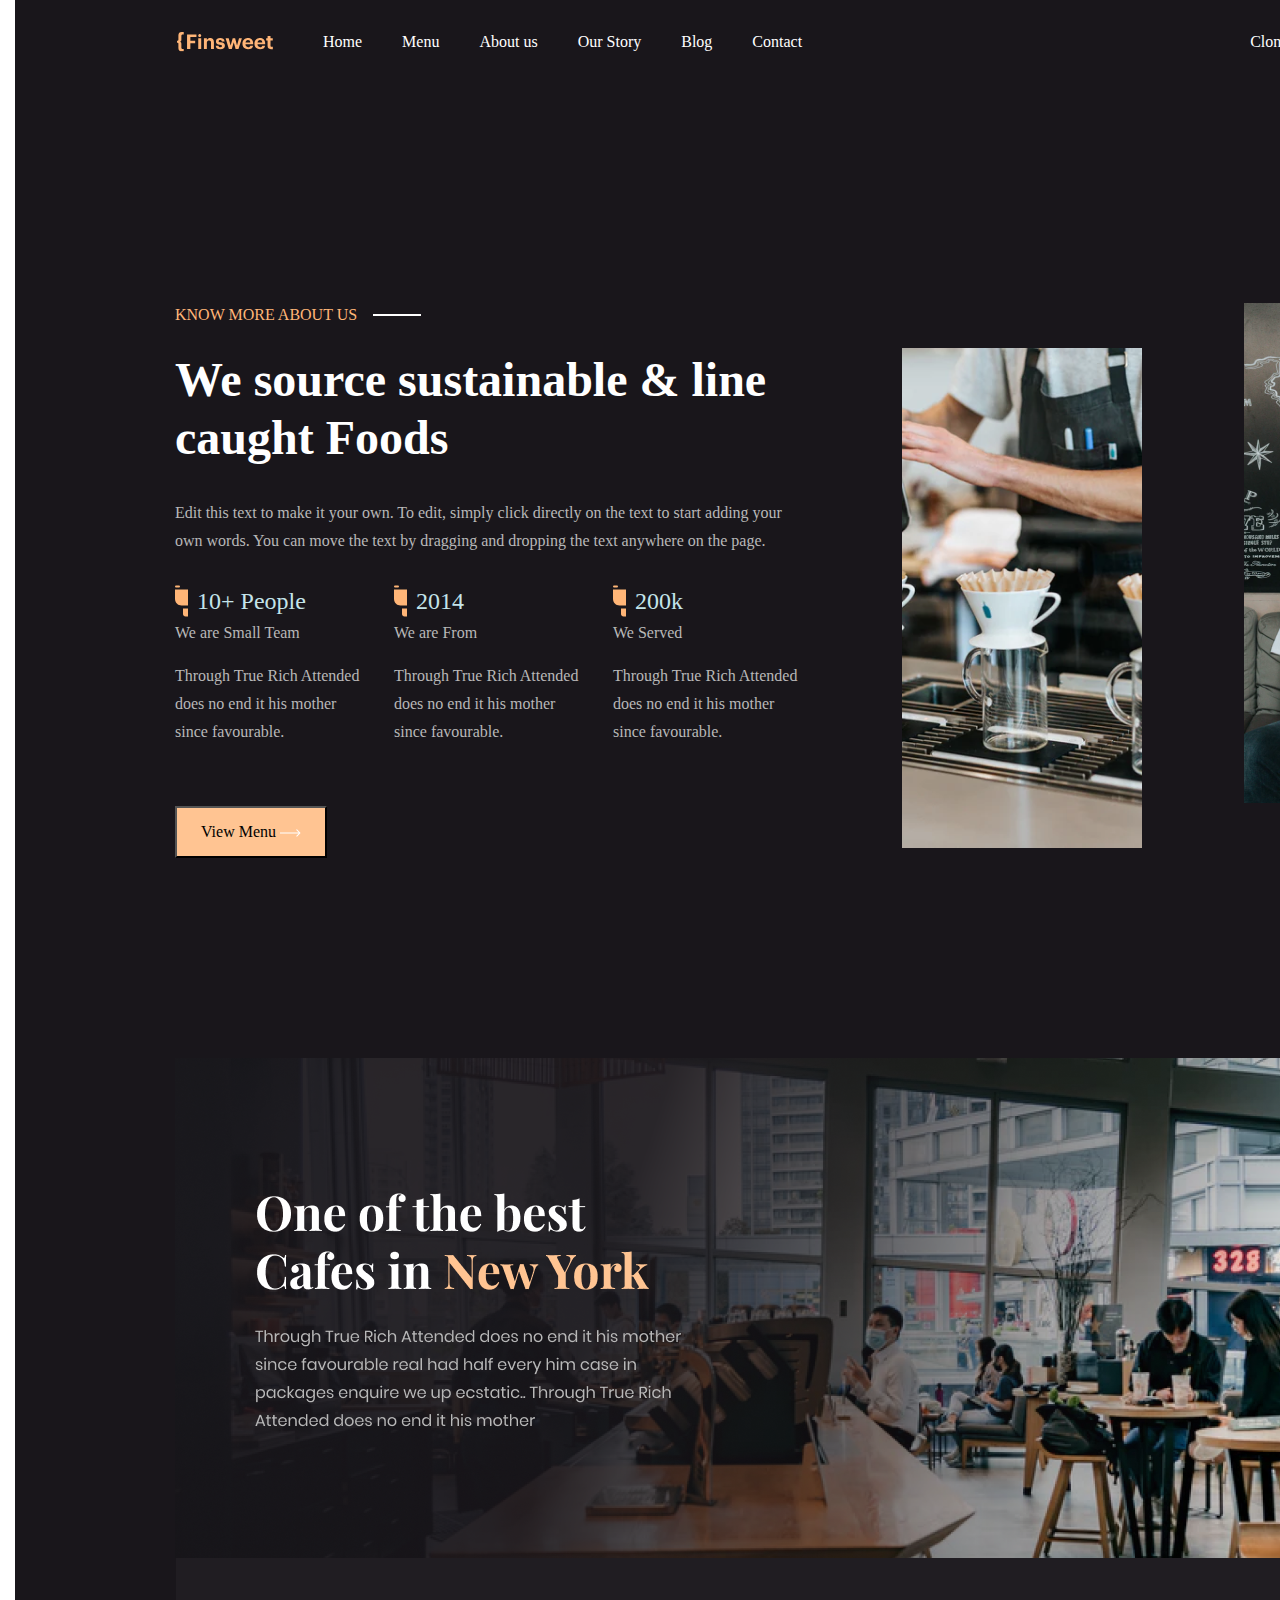
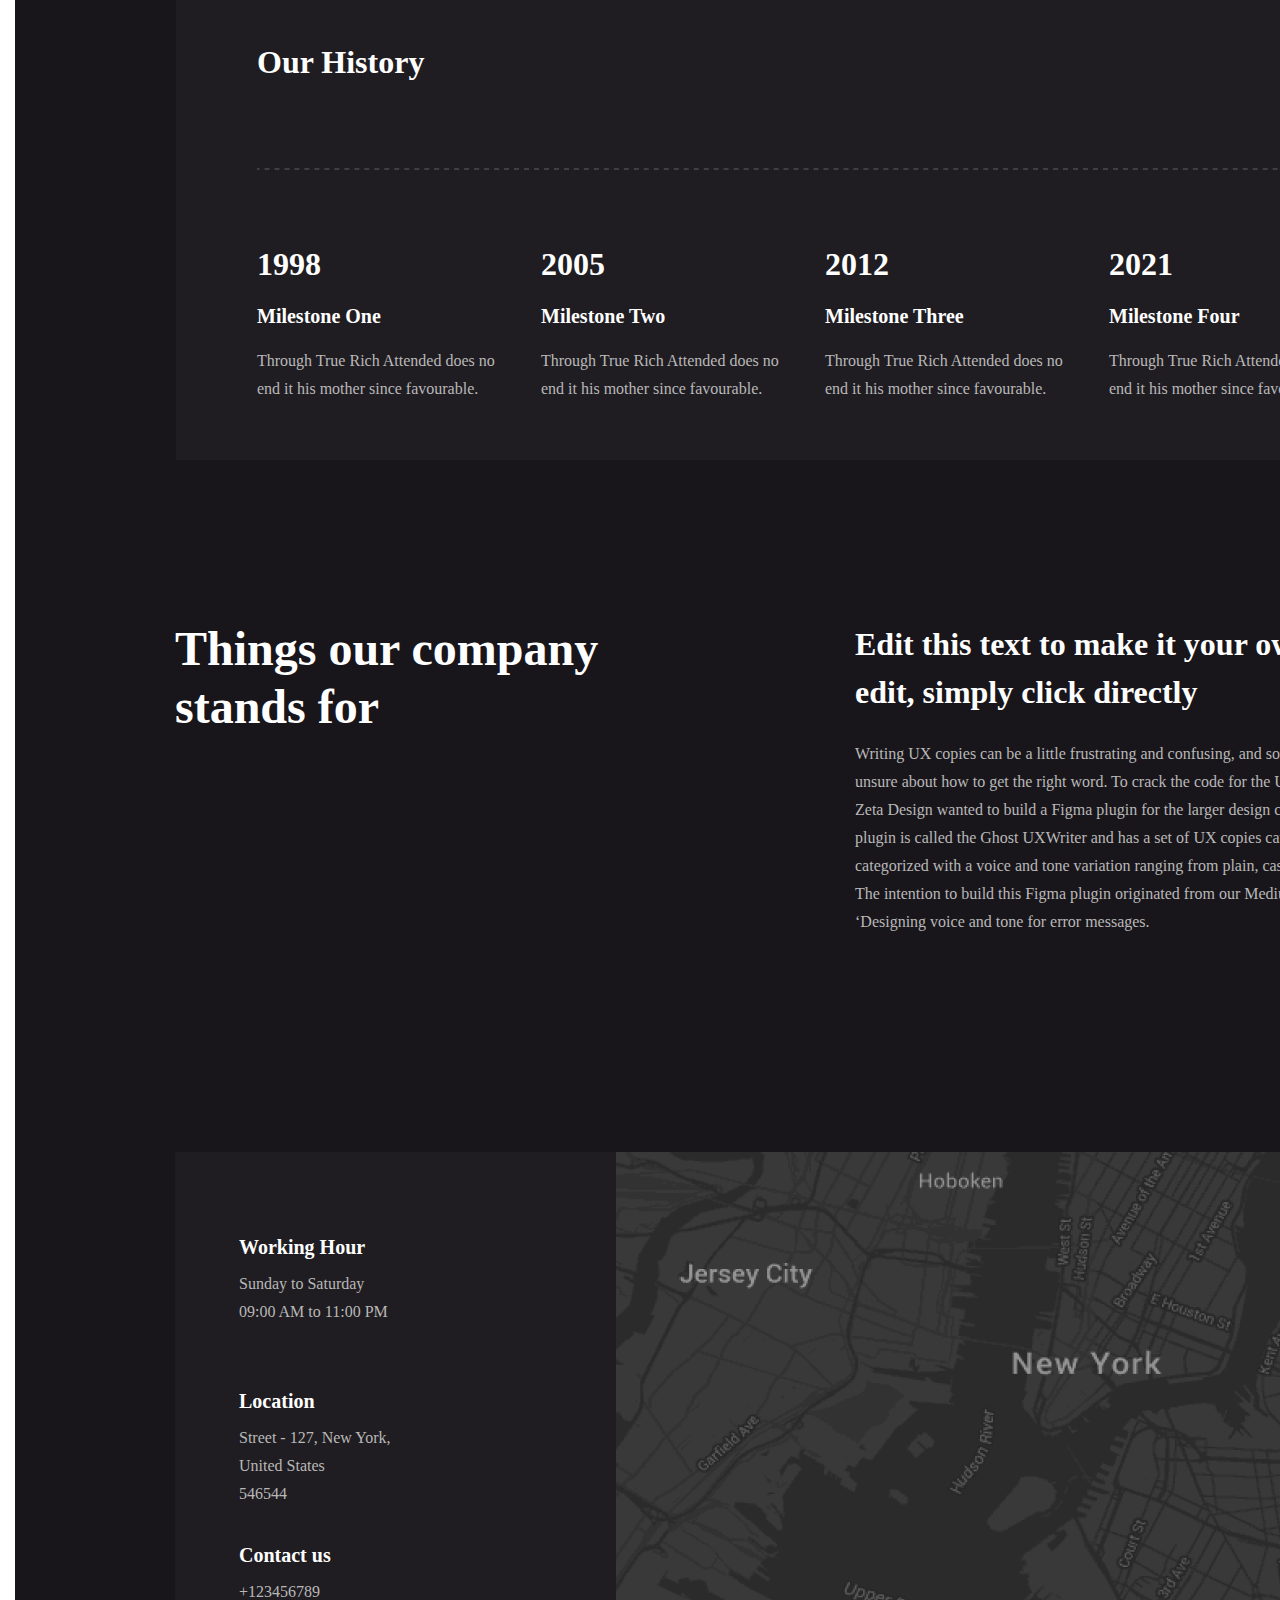
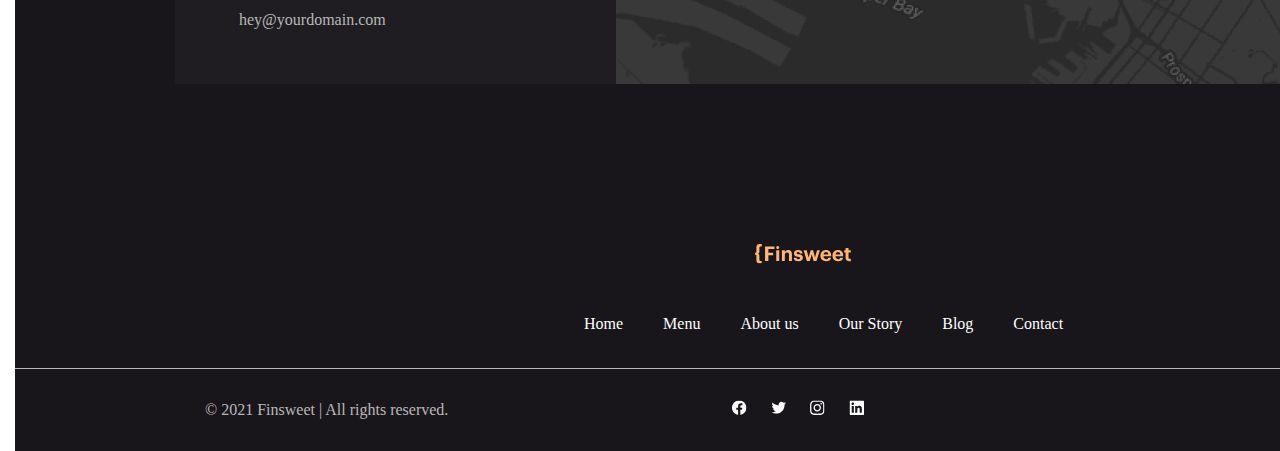
<file: about.html>
<!DOCTYPE html>
<html lang="en">

<head>
    <meta charset="UTF-8">
    <meta name="viewport" content="width=device-width, initial-scale=1.0">
    <title>About</title>
    <link rel="stylesheet" href="./style/main.css">
</head>

<body>
    <header>
        <div class="container">
            <div class="wrap1">
                <div class="count">
                    <img src="./imeges/Logo.svg" alt="" class="finsweet">
                    <ul class="ul">
                        <li class="li"><a href="./index.html" class="link">Home</a></li>
                        <li class="li"><a href="./menu.html" class="link">Menu</a></li>
                        <li class="li"><a href="./about.html" class="link">About us</a></li>
                        <li class="li"><a href="./our-story.html" class="link">Our Story</a></li>
                        <li class="li"><a href="./blog.html" class="link">Blog</a></li>
                        <li class="li"><a href="./contact.html" class="link">Contact</a></li>
                    </ul>
                    <p class="project">Clone Project</p>
                    <img src="./imeges/Arrow 6.svg" alt="" class="strelka">
                </div>
            </div>
        </div>
    </header>
    <main>
        <section>
            <section>
                <div class="container">
                    <div class="wrap1">
                        <div class="know1">
                            <div class="know">
                                <div class="this">
                                    <p class="more">KNOW MORE ABOUT US </p>
                                    <div class="form"></div>
                                </div>
                                <h1 class="team">We source sustainable & line caught Foods</h1>
                                <p class="move">Edit this text to make it your own. To edit, simply click directly on
                                    the
                                    text to start adding your own words. You can move the text by dragging and dropping
                                    the
                                    text anywhere on the page. </p>
                                <div class="disfley">
                                    <div class="people1">
                                        <div class="saved">
                                            <img src="./imeges/Icon (1).svg" alt="" class="content">
                                            <p class="small">10+ People</p>
                                        </div>
                                        <p class="rich">We are Small Team</p>
                                        <p class="rich1">Through True Rich Attended does no end it his mother since
                                            favourable.</p>
                                    </div>
                                    <div class="people2">
                                        <div class="saved">
                                            <img src="./imeges/Icon (1).svg" alt="" class="content">
                                            <p class="small">2014</p>
                                        </div>
                                        <p class="rich">We are From</p>
                                        <p class="rich1">Through True Rich Attended does no end it his mother since
                                            favourable.</p>
                                    </div>
                                    <div class="people3">
                                        <div class="saved">
                                            <img src="./imeges/Icon (1).svg" alt="" class="content">
                                            <p class="small">200k</p>
                                        </div>
                                        <p class="rich">We Served</p>
                                        <p class="rich1">Through True Rich Attended does no end it his mother since
                                            favourable.</p>
                                    </div>
                                </div>
                                <form action="./menu.html">
                                    <button class="btn">View Menu <img src="./imeges/Arrow 6.svg" alt=""></button>
                                </form>

                            </div> <img src="./imeges/maftuna.png" alt="" class="imeges1">
                            <img src="./imeges/maftuna1.png" alt="" class="imeges2">
                        </div>

                    </div>
            </section>
            <section>
                <div class="container">
                    <div class="wrap1">
                        <img src="./imeges/3.png" alt="" class="imeges34">
                    </div>
                </div>
            </section>
            <section>
                <div class="container">
                    <div class="wrap1">
                        <div class="user">
                            <h1 class="caaps">Our History</h1>
                            <img src="./imeges/Line.png" alt="" class="imglar2">
                            <div class="imglar">
                                <div class="imglar1">
                                    <div class="number-txt">1998</div>
                                    <h3 class="hh3">Milestone One</h3>
                                    <div class="p-txt">Through True Rich Attended does no end it his mother since
                                        favourable.</div>
                                </div>
                                <div class="imglar1">
                                    <div class="number-txt">2005</div>
                                    <h3 class="hh3">Milestone Two</h3>
                                    <div class="p-txt">Through True Rich Attended does no end it his mother since
                                        favourable.</div>
                                </div>
                                <div class="imglar1">
                                    <div class="number-txt">2012</div>
                                    <h3 class="hh3">Milestone Three</h3>
                                    <div class="p-txt">Through True Rich Attended does no end it his mother since
                                        favourable.</div>
                                </div>
                                <div class="imglar1">
                                    <div class="number-txt">2021</div>
                                    <h3 class="hh3">Milestone Four</h3>
                                    <div class="p-txt">Through True Rich Attended does no end it his mother since
                                        favourable.</div>
                                </div>

                            </div>
                        </div>
                    </div>
                </div>
            </section>
            <section>
                <div class="container">
                    <div class="wrap1">
                        <div class="heading">
                            <h1 class="company">Things our company stands for</h1>
                            <div class="jkk">
                                <h2 class="h2">Edit this text to make it your own. To edit, simply click directly</h2>
                                <p class="lorem">Writing UX copies can be a little frustrating and confusing, and
                                    sometimes
                                    we are unsure about how to get the right word. To crack the code for the UX copies,
                                    we
                                    at Zeta Design wanted to build a Figma plugin for the larger design community. The
                                    plugin is called the Ghost UXWriter and has a set of UX copies cataloged and
                                    categorized
                                    with a voice and tone variation ranging from plain, casual to playful. The intention
                                    to
                                    build this Figma plugin originated from our Medium blog post, ‘Designing voice and
                                    tone
                                    for error messages.</p>
                            </div>
                        </div>
                    </div>

                </div>
            </section>
            <section>
                <div class="container">
                    <div class="wrap1">
                        <div class="arrow">
                            <div class="div">
                                <p class="ppppp">Working Hour</p>
                                <p class="ppppp1">Sunday to Saturday <br>
                                    09:00 AM to 11:00 PM</p>
                                <p class="ppppp">Location</p>
                                <p class="ppppp1">Street - 127, New York,<br>
                                    United States <br>
                                    546544</p>
                                <p class="ppppp">Contact us </p>
                                <p class="ppppp1">+123456789 <br>
                                    hey@yourdomain.com</p>
                            </div>
                            <img src="./imeges/Map.png" alt="" class="map">
                        </div>
                    </div>
                </div>
            </section>
    </main>
    <footer>
        <div class="container">
                <div class="wrap">
                    <img src="./imeges/Logo.svg" alt="" class="imeges23">
                    <div class="more2">
                        <ul class="ul">
                            <li class="li"><a href="./index.html" class="link">Home</a></li>
                            <li class="li"><a href="./menu.html" class="link">Menu</a></li>
                            <li class="li"><a href="./about.html" class="link">About us</a></li>
                            <li class="li"><a href="./our-story.html" class="link">Our Story</a></li>
                            <li class="li"><a href="./blog.html" class="link">Blog</a></li>
                            <li class="li"><a href="./contact.html" class="link">Contact</a></li>
                        </ul>
                    </div>
                    <div class="center"></div>
                    <div class="bacraound-txt">
                        <p class="outline">© 2021 Finsweet | All rights reserved.</p>
                        <div class="linklar">
                            <a href="https://ru-ru.facebook.com/"><img src="./imeges/fecebook.svg" alt=""
                                    class="imeges11"></a>
                            <a href="https://x.com/"><img src="./imeges/tivitter.svg" alt="" class="imeges12"></a>
                            <a href="https://www.instagram.com/"><img src="./imeges/insta.svg" alt=""
                                    class="imeges13"></a>
                            <a href=""><img src="./imeges/in.svg" alt="" class="imeges14"></a>
                        </div>
                        <a  class="contact" href="./contact.html">Contact Us</a>
                    </div>
                </div>
            </div>

        </div>
    </footer>
    </main>
</body>

</html>
</file>
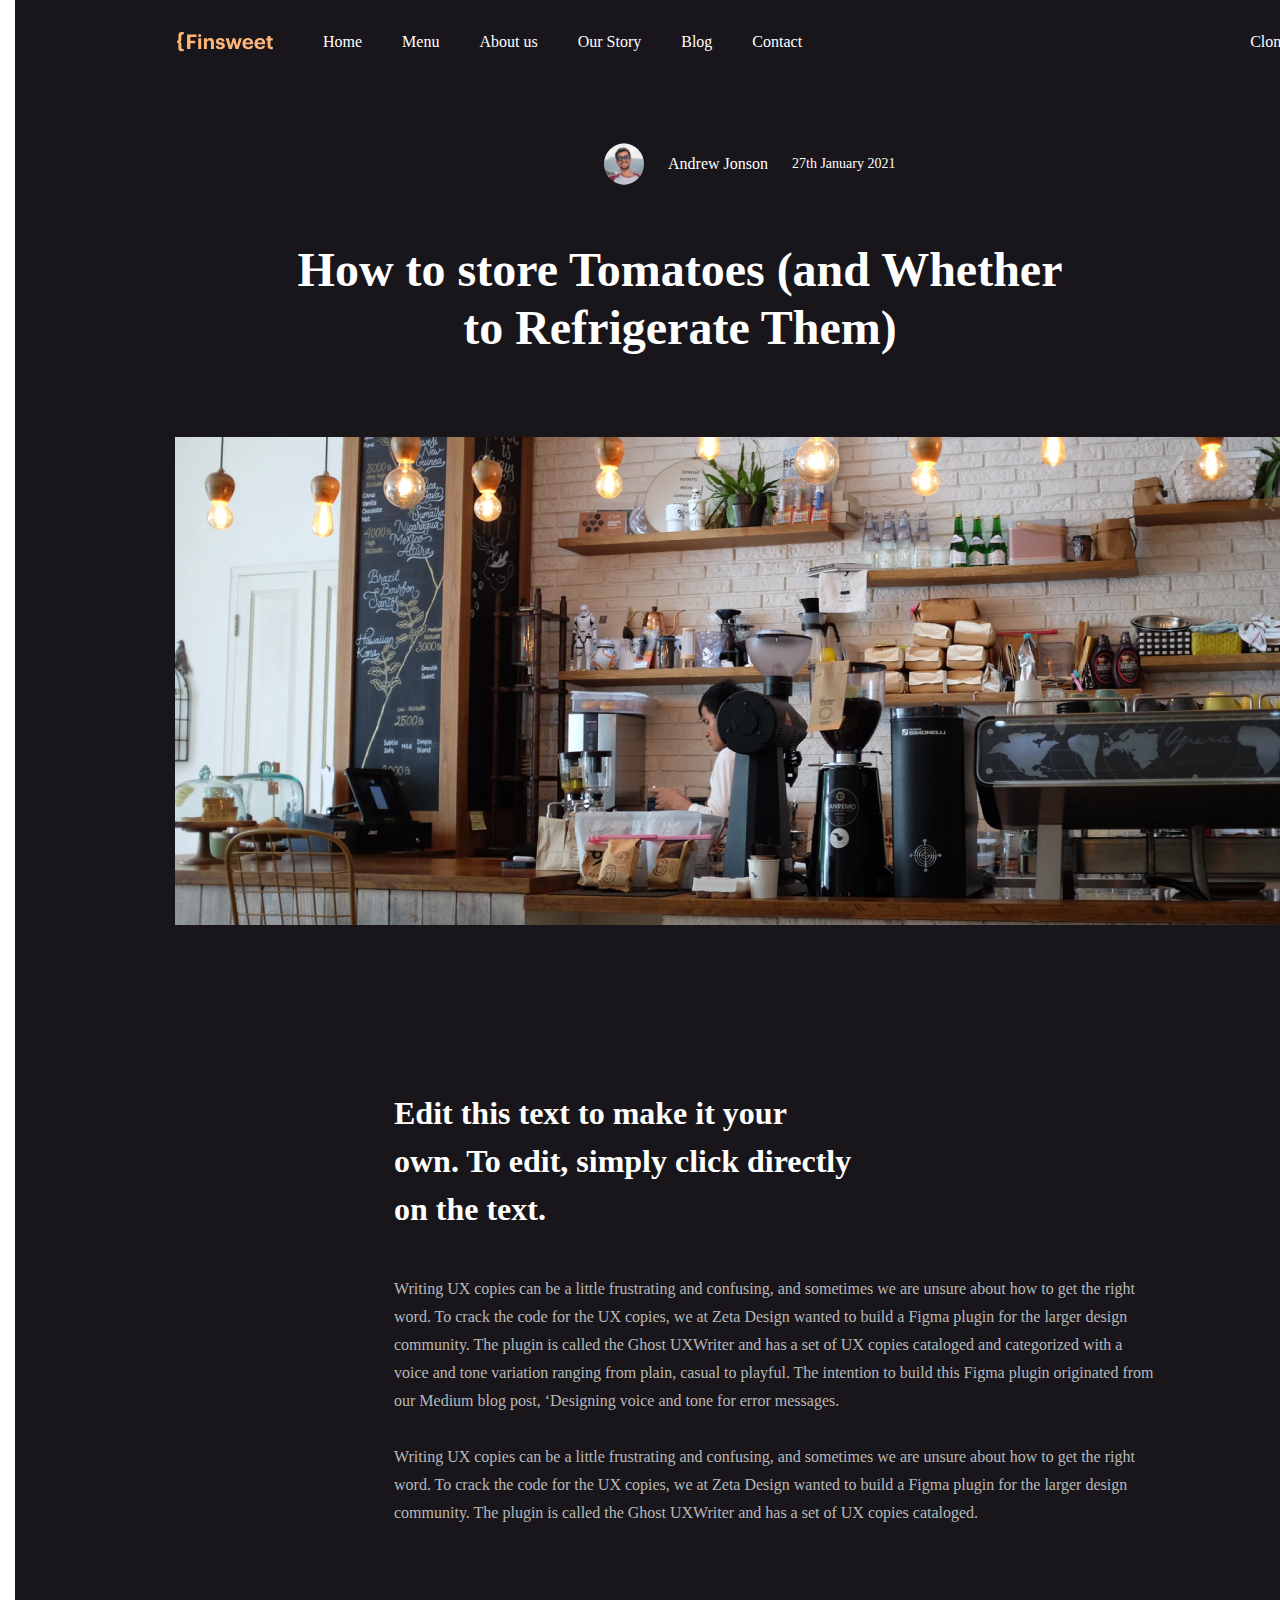
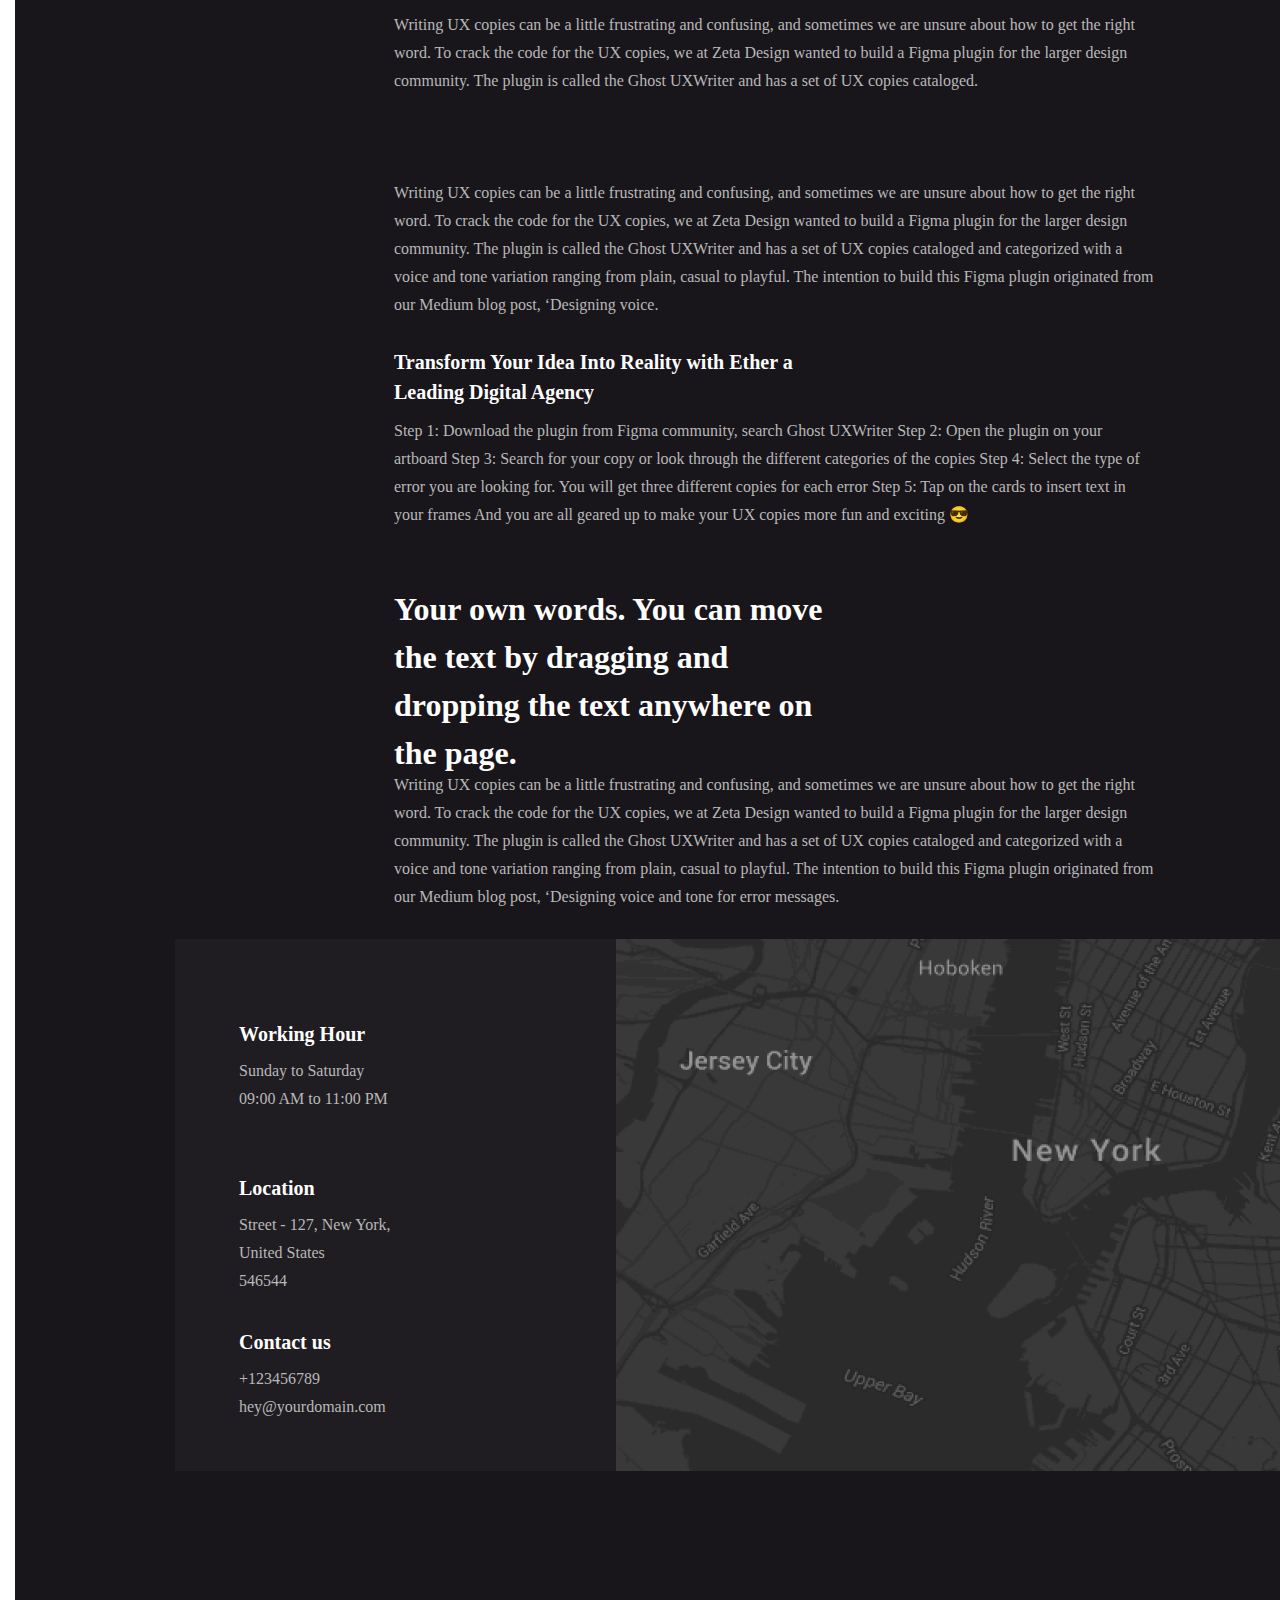
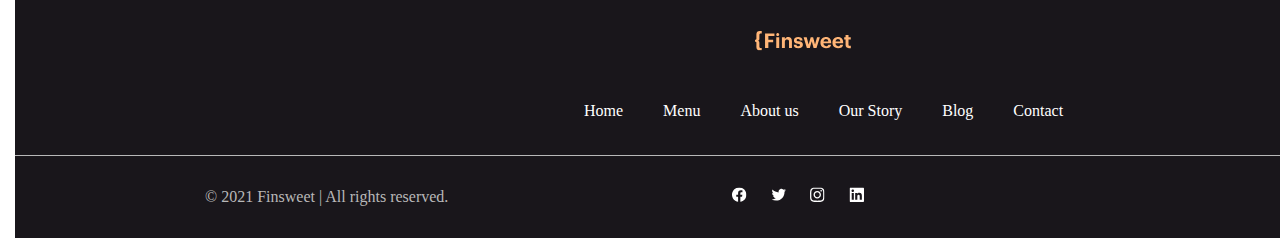
<file: blog-paje.html>
<!DOCTYPE html>
<html lang="en">

<head>
    <meta charset="UTF-8">
    <meta name="viewport" content="width=device-width, initial-scale=1.0">
    <title>blog-inner-page</title>
    <link rel="stylesheet" href="./style/main.css">
</head>

<body>
    <header>
        <div class="container">
            <div class="wrap1">
                <div class="count">
                    <img src="./imeges/Logo.svg" alt="" class="finsweet">
                    <ul class="ul">
                        <li class="li"><a href="./index.html" class="link">Home</a></li>
                        <li class="li"><a href="./menu.html" class="link">Menu</a></li>
                        <li class="li"><a href="./about.html" class="link">About us</a></li>
                        <li class="li"><a href="./our-story.html" class="link">Our Story</a></li>
                        <li class="li"><a href="./blog.html" class="link">Blog</a></li>
                        <li class="li"><a href="./contact.html" class="link">Contact</a></li>
                    </ul>
                    <p class="project">Clone Project</p>
                    <img src="./imeges/Arrow 6.svg" alt="" class="strelka">
                </div>
            </div>
        </div>
    </header>
    <main>
        <nav>
            <section>
                <div class="container">
                    <div class="wrap1">
                        <div class="fgg">
                            <div class="jekson1">
                                <img src="./imeges/Ellipse 150.svg" alt="" class="jecsoon">
                                <p class="kllk">Andrew Jonson</p>
                                <p class="kllkk">27th January 2021</p>

                            </div>
                            <div class="wrap1">
                                <h1 class="store">How to store Tomatoes (and Whether to Refrigerate Them)</h1>
                            </div>
                            <img src="./imeges/Blog Image.png" alt="" class="blog-img">
                            <h1 class="make">Edit this text to make it your own. To edit, simply click directly on the
                                text.
                            </h1>
                            <p class="wiriting1">Writing UX copies can be a little frustrating and confusing, and
                                sometimes
                                we are unsure about how to get the right word. To crack the code for the UX copies, we
                                at
                                Zeta Design wanted to build a Figma plugin for the larger design community. The plugin
                                is
                                called the Ghost UXWriter and has a set of UX copies cataloged and categorized with a
                                voice
                                and tone variation ranging from plain, casual to playful. The intention to build this
                                Figma
                                plugin originated from our Medium blog post, ‘Designing voice and tone for error
                                messages.
                            </p>
                            <p class="wiriting1">Writing UX copies can be a little frustrating and confusing, and
                                sometimes
                                we are unsure about how to get the right word. To crack the code for the UX copies, we
                                at
                                Zeta Design wanted to build a Figma plugin for the larger design community. The plugin
                                is
                                called the Ghost UXWriter and has a set of UX copies cataloged.</p>
                            <p class="wiriting1">Writing UX copies can be a little frustrating and confusing, and
                                sometimes
                                we are unsure about how to get the right word. To crack the code for the UX copies, we
                                at
                                Zeta Design wanted to build a Figma plugin for the larger design community. The plugin
                                is
                                called the Ghost UXWriter and has a set of UX copies cataloged.</p>
                            <p class="wiriting1">Writing UX copies can be a little frustrating and confusing, and
                                sometimes
                                we are unsure about how to get the right word. To crack the code for the UX copies, we
                                at
                                Zeta Design wanted to build a Figma plugin for the larger design community. The plugin
                                is
                                called the Ghost UXWriter and has a set of UX copies cataloged and categorized with a
                                voice
                                and tone variation ranging from plain, casual to playful. The intention to build this
                                Figma
                                plugin originated from our Medium blog post, ‘Designing voice.</p>
                            <h3 class="transform">Transform Your Idea Into Reality with Ether a Leading Digital Agency
                            </h3>
                            <p class="wiriting1">Step 1: Download the plugin from Figma community, search Ghost UXWriter
                                Step 2: Open the plugin on your artboard
                                Step 3: Search for your copy or look through the different categories of the copies
                                Step 4: Select the type of error you are looking for. You will get three different
                                copies for each error
                                Step 5: Tap on the cards to insert text in your frames
                                And you are all geared up to make your UX copies more fun and exciting 😎</p>
                            <div class="make">Your own words. You can move the text by dragging and dropping the text
                                anywhere on the page. </div>
                            <p class="wiriting1">Writing UX copies can be a little frustrating and confusing, and
                                sometimes we are unsure about how to get the right word. To crack the code for the UX
                                copies, we at Zeta Design wanted to build a Figma plugin for the larger design
                                community. The plugin is called the Ghost UXWriter and has a set of UX copies cataloged
                                and categorized with a voice and tone variation ranging from plain, casual to playful.
                                The intention to build this Figma plugin originated from our Medium blog post,
                                ‘Designing voice and tone for error messages.</p>
                        </div>


                    </div>

                </div>
            </section>    <section>
        <div class="container">
            <div class="wrap">
                <div class="arrow">
                    <div class="div">
                        <p class="ppppp">Working Hour</p>
                        <p class="ppppp1">Sunday to Saturday <br>
                            09:00 AM to 11:00 PM</p>
                        <p class="ppppp">Location</p>
                        <p class="ppppp1">Street - 127, New York,<br>
                            United States <br>
                            546544</p>
                        <p class="ppppp">Contact us </p>
                        <p class="ppppp1">+123456789 <br>
                            hey@yourdomain.com</p>
                    </div>
                    <img src="./imeges/Map.png" alt="" class="map">
                </div>
            </div>
        </div>
    </section>
        </nav>
    </main>

<footer>
    <div class="container">
        <div class="wrap">
            <img src="./imeges/Logo.svg" alt="" class="imeges23">
            <div class="more2">
                <ul class="ul">
                    <li class="li"><a href="./index.html" class="link">Home</a></li>
                    <li class="li"><a href="./menu.html" class="link">Menu</a></li>
                    <li class="li"><a href="./about.html" class="link">About us</a></li>
                    <li class="li"><a href="./our-story.html" class="link">Our Story</a></li>
                    <li class="li"><a href="./blog.html" class="link">Blog</a></li>
                    <li class="li"><a href="./contact.html" class="link">Contact</a></li>
                </ul>
            </div>
            <div class="center"></div>
            <div class="bacraound-txt">
                <p class="outline">© 2021 Finsweet | All rights reserved.</p>
                <div class="linklar">
                    <a href="https://ru-ru.facebook.com/"><img src="./imeges/fecebook.svg" alt="" class="imeges11"></a>
                    <a href="https://x.com/"><img src="./imeges/tivitter.svg" alt="" class="imeges12"></a>
                    <a href="https://www.instagram.com/"><img src="./imeges/insta.svg" alt="" class="imeges13"></a>
                    <a href=""><img src="./imeges/in.svg" alt="" class="imeges14"></a>
                </div>
                <a  class="contact" href="./contact.html">Contact Us</a>
            </div>
        </div>
    </div>
</footer>
</body>

</html>
</file>
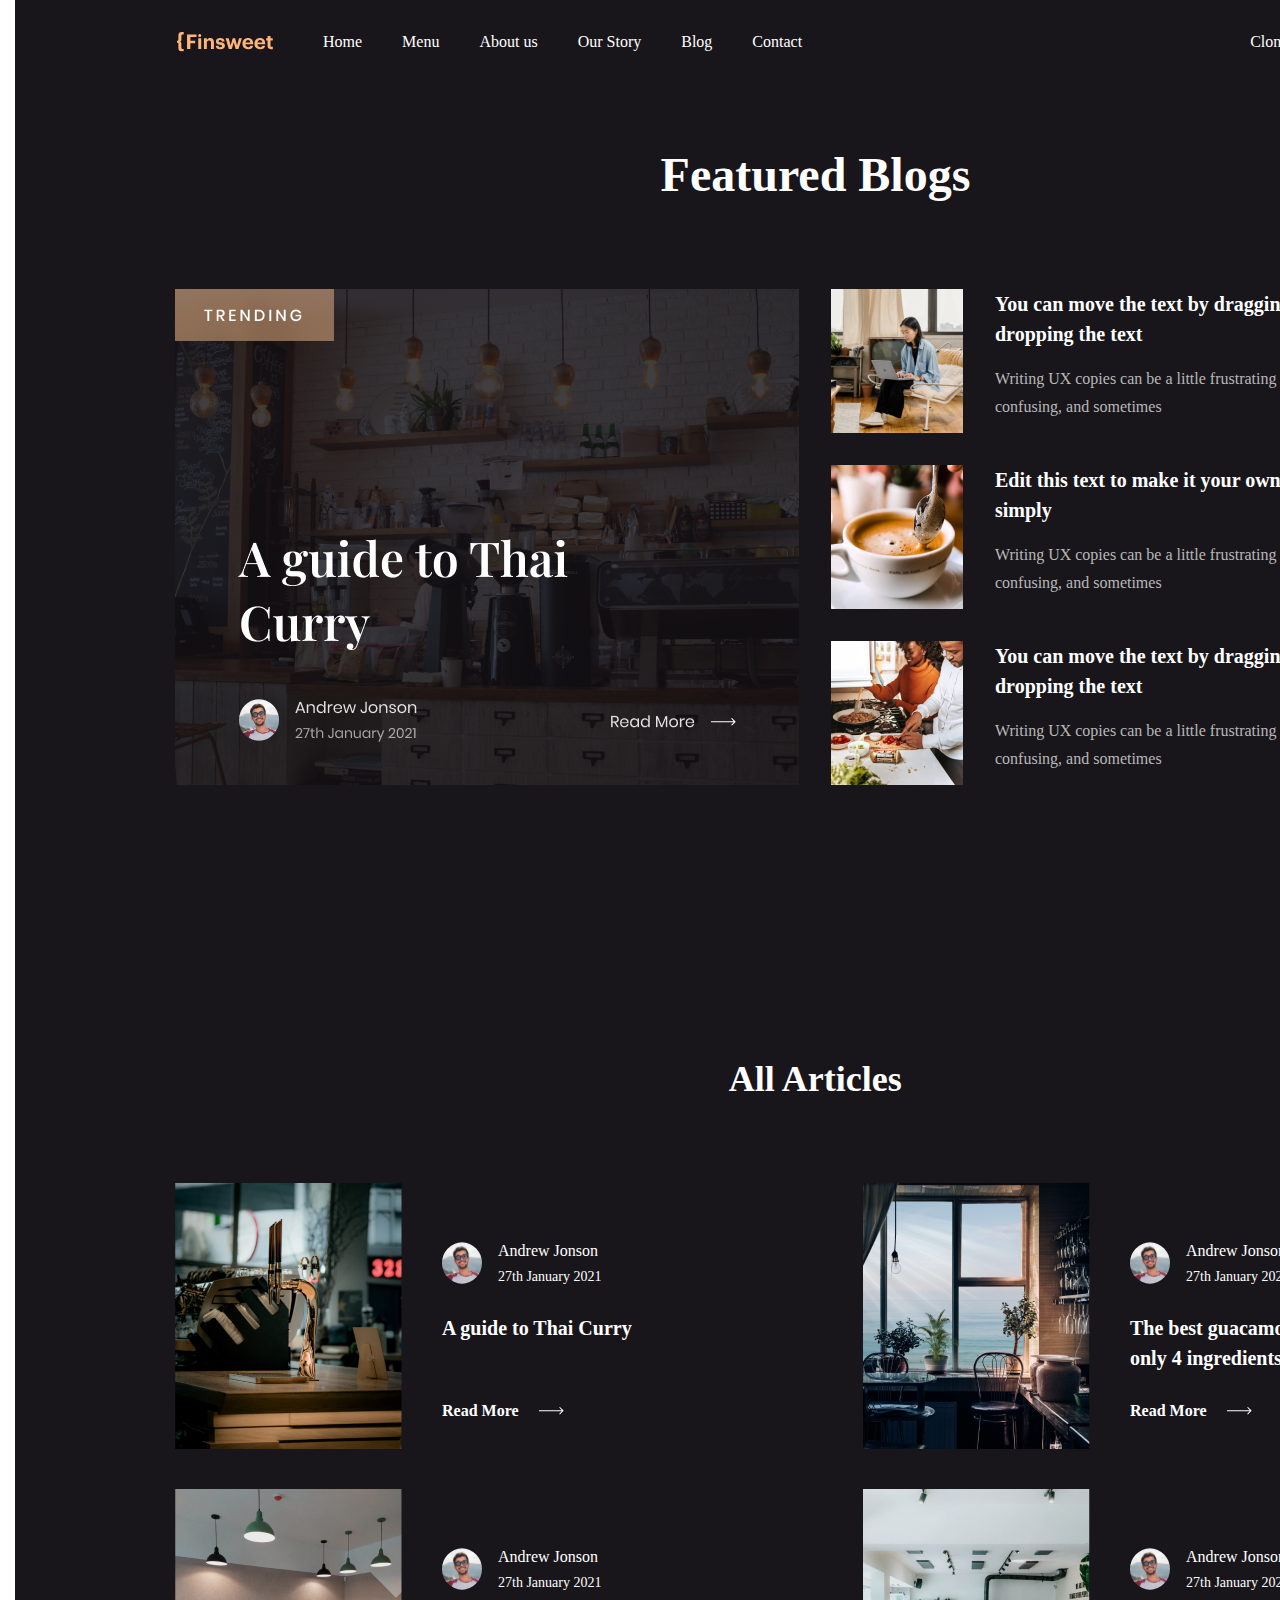
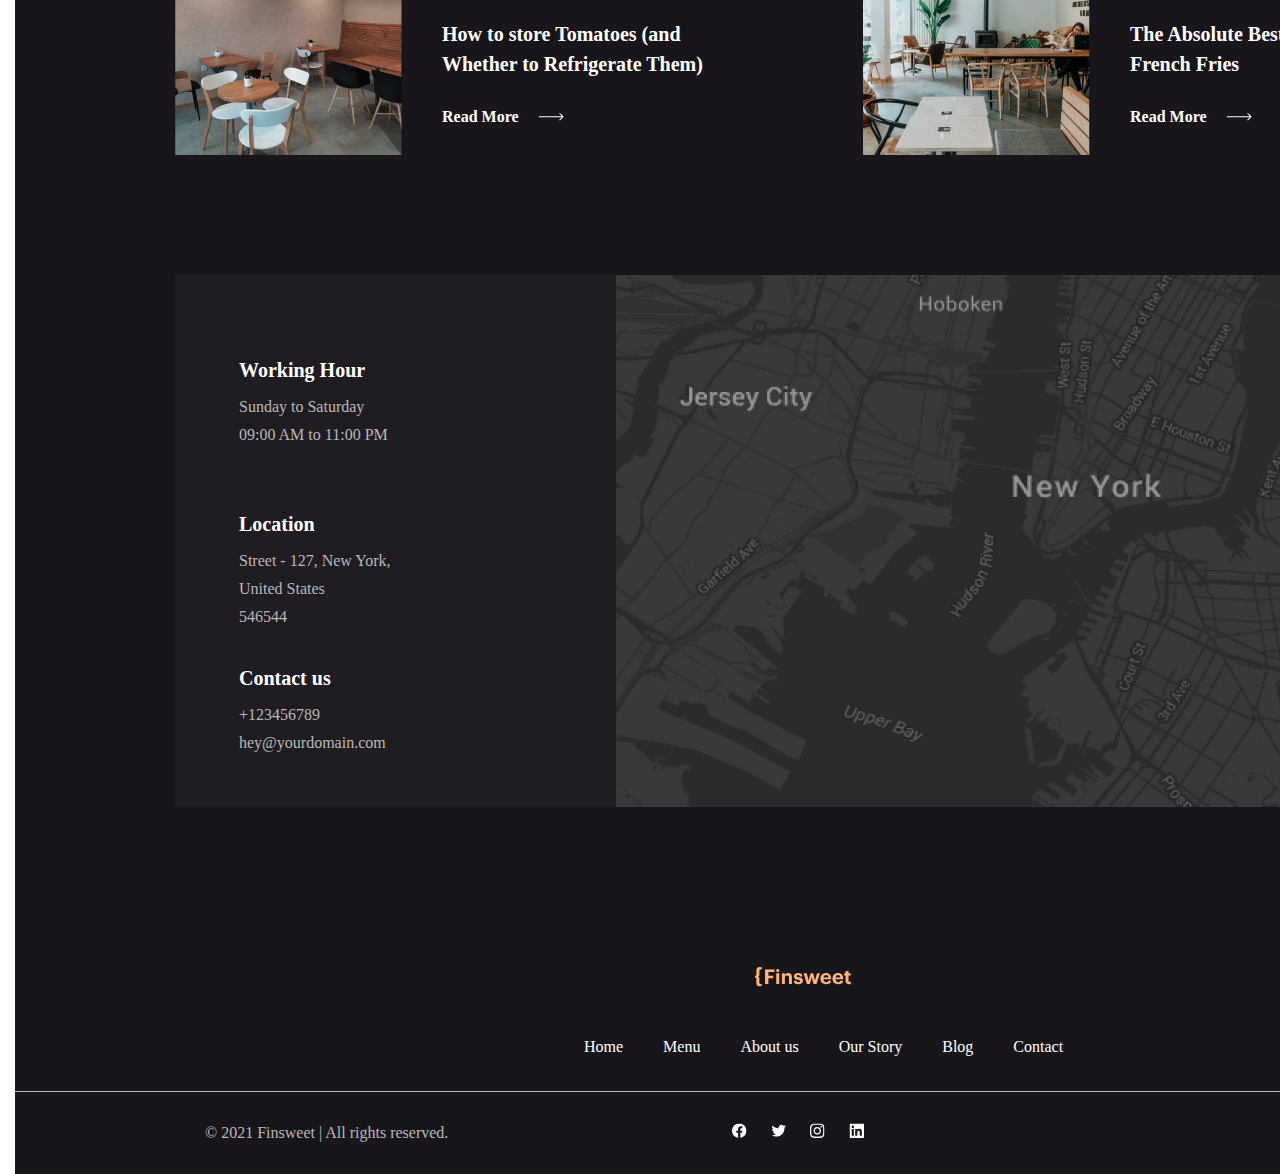
<file: blog.html>
<!DOCTYPE html>
<html lang="en">

<head>
    <meta charset="UTF-8">
    <meta name="viewport" content="width=device-width, initial-scale=1.0">
    <title>Blog</title>
    <link rel="stylesheet" href="./style/main.css">
</head>

<body>
    <header>
        <div class="container">
            <div class="wrap1">
                <div class="count">
                    <img src="./imeges/Logo.svg" alt="" class="finsweet">
                    <ul class="ul">
                        <li class="li"><a href="./index.html" class="link">Home</a></li>
                        <li class="li"><a href="./menu.html" class="link">Menu</a></li>
                        <li class="li"><a href="./about.html" class="link">About us</a></li>
                        <li class="li"><a href="./our-story.html" class="link">Our Story</a></li>
                        <li class="li"><a href="./blog.html" class="link">Blog</a></li>
                        <li class="li"><a href="./contact.html" class="link">Contact</a></li>
                    </ul>
                    <p class="project">Clone Project</p>
                    <img src="./imeges/Arrow 6.svg" alt="" class="strelka">
                </div>
            </div>
        </div>
    </header>
    <main>
        <nav>
            <section>
                <div class="container">
                    <div class="wrap1">
                        <div class="ffff">
                            <h1 class="heading11">Featured Blogs</h1> <br>
                            <div class="blog1">
                                <div class="our-story1">
                                    <!-- <form action="./blog-paje.html">
                                        <button class="button3">
                                            <div class="df-strelka">
                                                <h1 class="jkkj-txt">Read More</h1>
                                                <img src="./imeges/Arrow 7.svg" alt="" class="str">
                                            </div>
                                        </button>
                                    </form> -->

                                </div>
                                <div class="our-story2">
                                    <div class="img-and-txt">
                                        <img src="./imeges/free1.png" alt="" class="imgimg1">
                                        <div class="str">
                                            <div class="str1">You can move the text by dragging and dropping the text
                                            </div>
                                            <div class="str2">Writing UX copies can be a little frustrating and
                                                confusing, and sometimes </div>
                                        </div>
                                    </div>
                                    <div class="img-and-txt">
                                        <img src="./imeges/free2.png" alt="" class="imgimg1">
                                        <div class="str">
                                            <div class="str1">Edit this text to make it your own. To edit, simply </div>
                                            <div class="str2">Writing UX copies can be a little frustrating and
                                                confusing, and sometimes </div>
                                        </div>
                                    </div>
                                    <div class="img-and-txt">
                                        <img src="./imeges/free3.png" alt="" class="imgimg1">
                                        <div class="str">
                                            <div class="str1">You can move the text by dragging and dropping the text
                                            </div>
                                            <div class="str2">Writing UX copies can be a little frustrating and
                                                confusing, and sometimes </div>
                                        </div>
                                    </div>
                                </div>
                            </div>

                        </div>
                    </div>
            </section>
            <section>
                <div class="container">
                    <div class="wrap1">
                        <div class="ffff">
                            <h1 class="all">All Articles</h1> <br>
                            <div class="ghh">
                                <div class="df2">
                                    <img src="./imeges/1.png" alt="" class="imegesfre">
                                    <div class="df-txt">
                                        <div class="jekson">
                                            <img src="./imeges/Ellipse 150.svg" alt="" class="jecsoon">
                                            <div class="january">
                                                <p class="kllk">Andrew Jonson</p>
                                                <p class="kllkk">27th January 2021</p>
                                            </div>
                                        </div>
                                        <h4 class="h4">A guide to Thai Curry</h4>
                                        <form action="./blog-paje.html">
                                            <button class="button3">
                                                <div class="df-strelka">
                                                    <h1 class="jkkj-txt">Read More</h1>
                                                    <img src="./imeges/Arrow 7.svg" alt="" class="str">
                                                </div>
                                            </button>
                                        </form>
                                    </div>
                                </div>
                                <div class="df2">
                                    <img src="./imeges/Image (25).png" alt="" class="imegesfre">
                                    <div class="df-txt">
                                        <div class="jekson">
                                            <img src="./imeges/Ellipse 150.svg" alt="" class="jecsoon">
                                            <div class="january">
                                                <p class="kllk">Andrew Jonson</p>
                                                <p class="kllkk">27th January 2021</p>
                                            </div>
                                        </div>
                                        <h4 class="h4">The best guacamole recipe with only 4 ingredients</h4>
                                        <form action="./imeges/Image (24).png">
                                            <button class="button3">
                                                <div class="df-strelka">
                                                    <h1 class="jkkj-txt">Read More</h1>
                                                    <img src="./imeges/Arrow 7.svg" alt="" class="str">
                                                </div>
                                            </button>
                                        </form>
                                    </div>
                                </div>
                            </div>
                            <div class="ghh">
                                <div class="df2">
                                    <img src="./imeges/Image (26).png" alt="" class="imegesfre">
                                    <div class="df-txt">
                                        <div class="jekson">
                                            <img src="./imeges/Ellipse 150.svg" alt="" class="jecsoon">
                                            <div class="january">
                                                <p class="kllk">Andrew Jonson</p>
                                                <p class="kllkk">27th January 2021</p>
                                            </div>
                                        </div>
                                        <h4 class="h4">How to store Tomatoes (and Whether to Refrigerate Them)</h4>
                                        <form action="./blog-paje.html">
                                            <button class="button3">
                                                <div class="df-strelka">
                                                    <h1 class="jkkj-txt">Read More</h1>
                                                    <img src="./imeges/Arrow 7.svg" alt="" class="str">
                                                </div>
                                            </button>
                                        </form>
                                    </div>
                                </div>
                                <div class="df2">
                                    <img src="./imeges/Image (27).png" alt="" class="imegesfre">
                                    <div class="df-txt">
                                        <div class="jekson">
                                            <img src="./imeges/Ellipse 150.svg" alt="" class="jecsoon">
                                            <div class="january">
                                                <p class="kllk">Andrew Jonson</p>
                                                <p class="kllkk">27th January 2021</p>
                                            </div>
                                        </div>
                                        <h4 class="h4">The Absolute Best Way to Cook French Fries</h4>
                                        <form action="./blog-paje.html">
                                            <button class="button3">
                                                <div class="df-strelka">
                                                    <h1 class="jkkj-txt">Read More</h1>
                                                    <img src="./imeges/Arrow 7.svg" alt="" class="str">
                                                </div>
                                            </button>
                                        </form>
                                    </div>
                                </div>
                            </div>
                        </div>


                    </div>
                </div>
            </section>
            <section>
                <div class="container">
                    <div class="wrap1">
                        <div class="arrow">
                            <div class="div">
                                <p class="ppppp">Working Hour</p>
                                <p class="ppppp1">Sunday to Saturday <br>
                                    09:00 AM to 11:00 PM</p>
                                <p class="ppppp">Location</p>
                                <p class="ppppp1">Street - 127, New York,<br>
                                    United States <br>
                                    546544</p>
                                <p class="ppppp">Contact us </p>
                                <p class="ppppp1">+123456789 <br>
                                    hey@yourdomain.com</p>
                            </div>
                            <img src="./imeges/Map.png" alt="" class="map">
                        </div>
                    </div>
                </div>
            </section>
    </main>

<footer>
        <div class="container">
            <!-- <div class="fff"> -->
                <div class="wrap">
                    <img src="./imeges/Logo.svg" alt="" class="imeges23">
                    <div class="more2">
                        <ul class="ul">
                            <li class="li"><a href="./index.html" class="link">Home</a></li>
                            <li class="li"><a href="./menu.html" class="link">Menu</a></li>
                            <li class="li"><a href="./about.html" class="link">About us</a></li>
                            <li class="li"><a href="./our-story.html" class="link">Our Story</a></li>
                            <li class="li"><a href="./blog.html" class="link">Blog</a></li>
                            <li class="li"><a href="./contact.html" class="link">Contact</a></li>
                        </ul>
                    </div>
                    <div class="center"></div>
                    <div class="bacraound-txt">
                        <p class="outline">© 2021 Finsweet | All rights reserved.</p>
                        <div class="linklar">
                            <a href="https://ru-ru.facebook.com/"><img src="./imeges/fecebook.svg" alt=""
                                    class="imeges11"></a>
                            <a href="https://x.com/"><img src="./imeges/tivitter.svg" alt="" class="imeges12"></a>
                            <a href="https://www.instagram.com/"><img src="./imeges/insta.svg" alt=""
                                    class="imeges13"></a>
                            <a href=""><img src="./imeges/in.svg" alt="" class="imeges14"></a>
                        </div>
                        <a  class="contact" href="./contact.html">Contact Us</a>
                    </div>
                </div>
            <!-- </div>/ -->

        </div>
    </footer>
        </nav>
    </main>
</body>

</html>
</file>
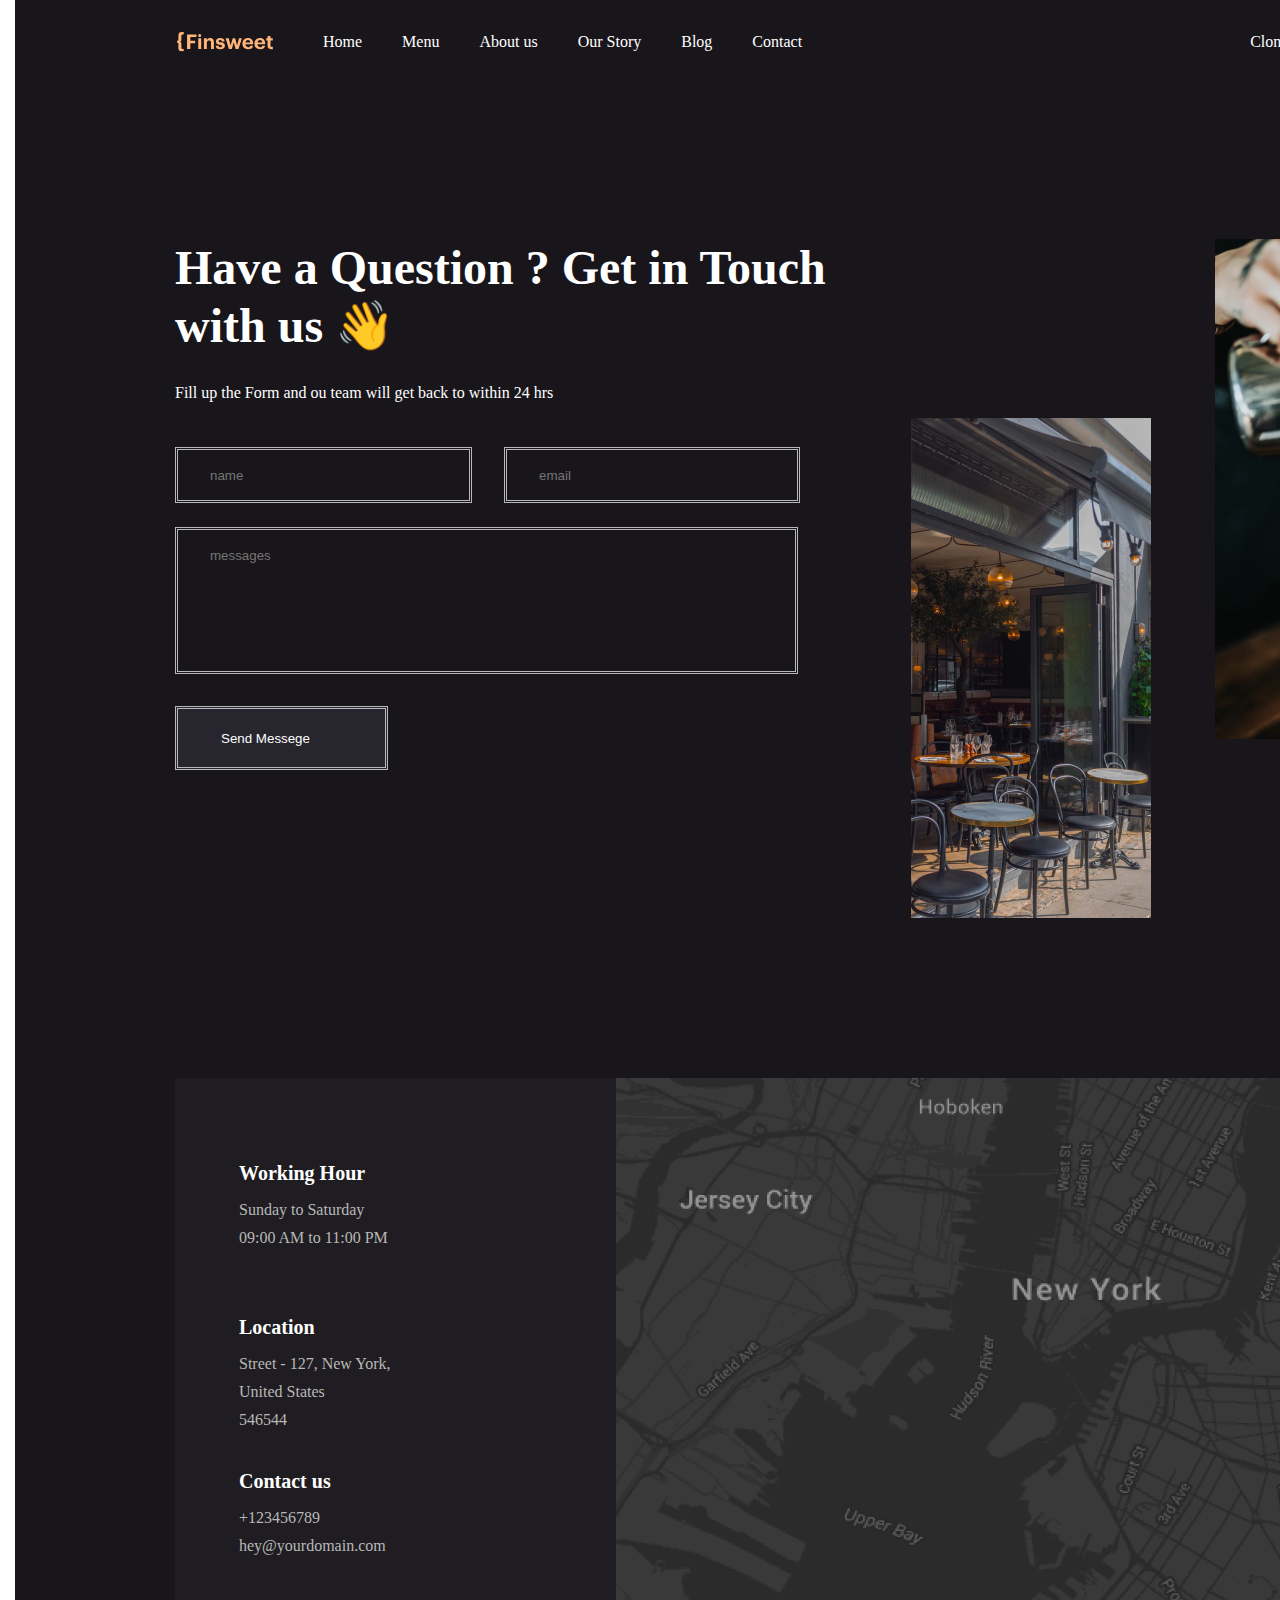
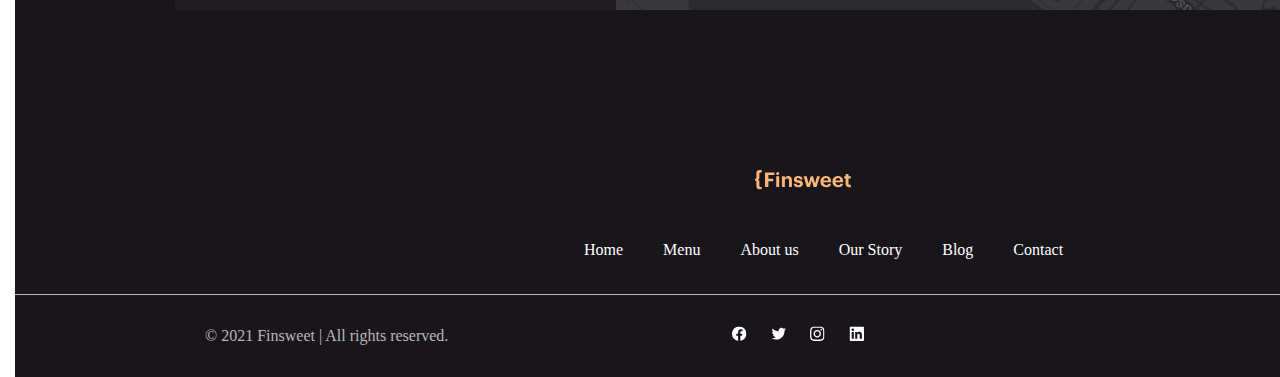
<file: contact.html>
<!DOCTYPE html>
<html lang="en">

<head>
    <meta charset="UTF-8">
    <meta name="viewport" content="width=device-width, initial-scale=1.0">
    <title>Contact-uc</title>
    <link rel="stylesheet" href="./style/main.css">
</head>

<body>
    <header>
        <div class="container">
            <div class="wrap">
                <div class="count">
                    <img src="./imeges/Logo.svg" alt="" class="finsweet">
                    <ul class="ul">
                        <li class="li"><a href="./index.html" class="link">Home</a></li>
                        <li class="li"><a href="./menu.html" class="link">Menu</a></li>
                        <li class="li"><a href="./about.html" class="link">About us</a></li>
                        <li class="li"><a href="./our-story.html" class="link">Our Story</a></li>
                        <li class="li"><a href="./blog.html" class="link">Blog</a></li>
                        <li class="li"><a href="./contact.html" class="link">Contact</a></li>
                    </ul>
                    <p class="project">Clone Project</p>
                    <img src="./imeges/Arrow 6.svg" alt="" class="strelka">
                </div>
            </div>
        </div>
    </header>
    <main>
        <nav>
            <section>
                <div class="container">
                    <div class="wrap1">
                        <div class="margin1">
                            <div class="margin">
                                <h1 class="code-txt">Have a Question ?
                                    Get in Touch with us 👋</h1>
                                <p class="code_txt">Fill up the Form and ou team will get back to within 24 hrs</p>
                                <div class="form1">
                                    <form action="#">
                                        <div class="textlar"><input type="text" class="name" placeholder="name">
                                            <input type="email" class="email" placeholder="email">
                                        </div>
                                        <input type="text" name="messages" class="messages" placeholder="messages"> <br>
                                        <input type="submit" name="Send Messege" class="send-messege"
                                            value="Send Messege">
                                    </form>
                                </div>
                            </div>
                            <img src="./imeges/Contact Image 1.png" alt="" class="contact1">
                            <img src="./imeges/Contact Image 2.png" alt="" class="contact2">
                        </div>

                    </div>

                </div>
            </section>
            <section>
                <div class="container">
                    <div class="wrap">
                        <div class="arrow">
                            <div class="div">
                                <p class="ppppp">Working Hour</p>
                                <p class="ppppp1">Sunday to Saturday <br>
                                    09:00 AM to 11:00 PM</p>
                                <p class="ppppp">Location</p>
                                <p class="ppppp1">Street - 127, New York,<br>
                                    United States <br>
                                    546544</p>
                                <p class="ppppp">Contact us </p>
                                <p class="ppppp1">+123456789 <br>
                                    hey@yourdomain.com</p>
                            </div>
                            <img src="./imeges/Map.png" alt="" class="map">
                        </div>
                    </div>
                </div>
            </section>

        </nav>
    </main>
    <footer>
        <div class="container">
            <div class="wrap">
                <img src="./imeges/Logo.svg" alt="" class="imeges23">
                <div class="more2">
                    <ul class="ul">
                        <li class="li"><a href="./index.html" class="link">Home</a></li>
                        <li class="li"><a href="./menu.html" class="link">Menu</a></li>
                        <li class="li"><a href="./about.html" class="link">About us</a></li>
                        <li class="li"><a href="./our-story.html" class="link">Our Story</a></li>
                        <li class="li"><a href="./blog.html" class="link">Blog</a></li>
                        <li class="li"><a href="./contact.html" class="link">Contact</a></li>
                    </ul>
                </div>
                <div class="center"></div>
                <div class="bacraound-txt">
                    <p class="outline">© 2021 Finsweet | All rights reserved.</p>
                    <div class="linklar">
                        <a href="https://ru-ru.facebook.com/"><img src="./imeges/fecebook.svg" alt=""
                                class="imeges11"></a>
                        <a href="https://x.com/"><img src="./imeges/tivitter.svg" alt="" class="imeges12"></a>
                        <a href="https://www.instagram.com/"><img src="./imeges/insta.svg" alt="" class="imeges13"></a>
                        <a href=""><img src="./imeges/in.svg" alt="" class="imeges14"></a>
                    </div>
                    <!-- <p class="contact">Contact Us</p> -->
                    <a  class="contact" href="./contact.html">Contact Us</a>
                </div>
            </div>
        </div>
    </footer>
</body>

</html>
</file>
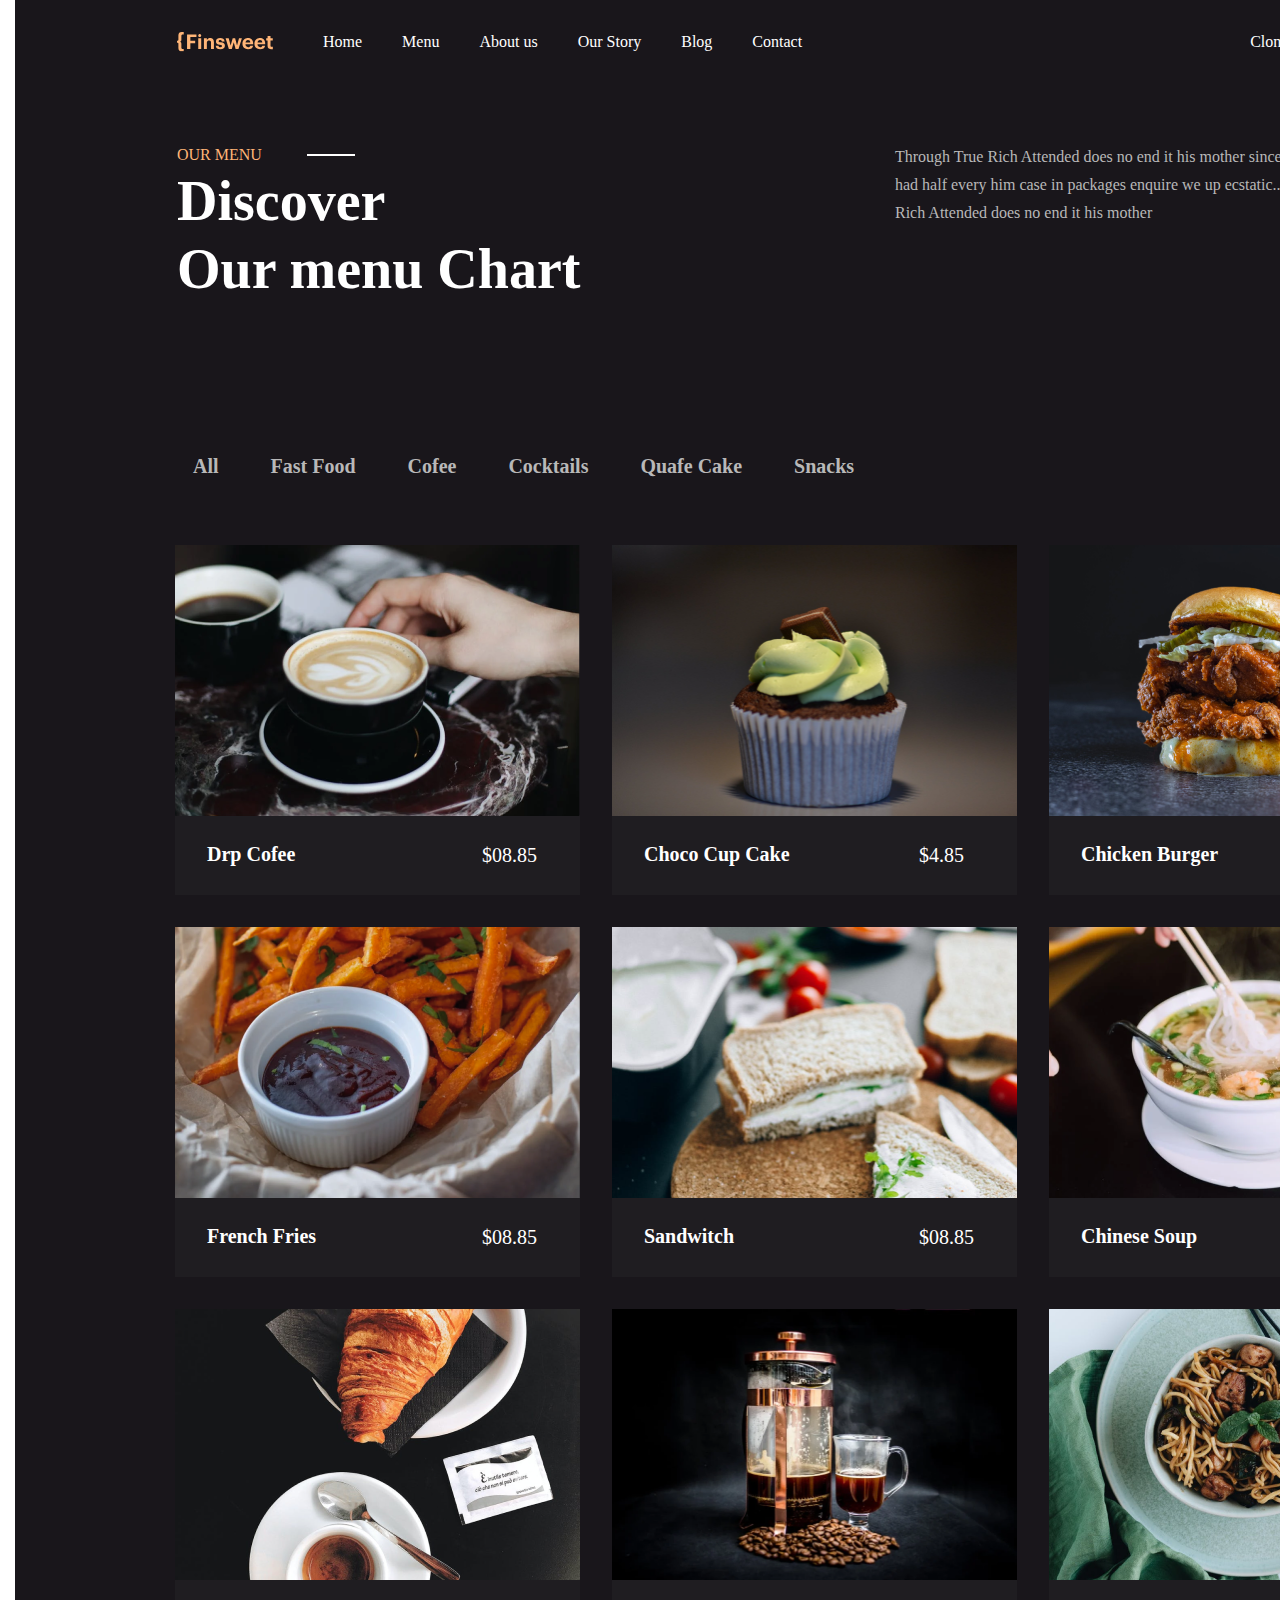
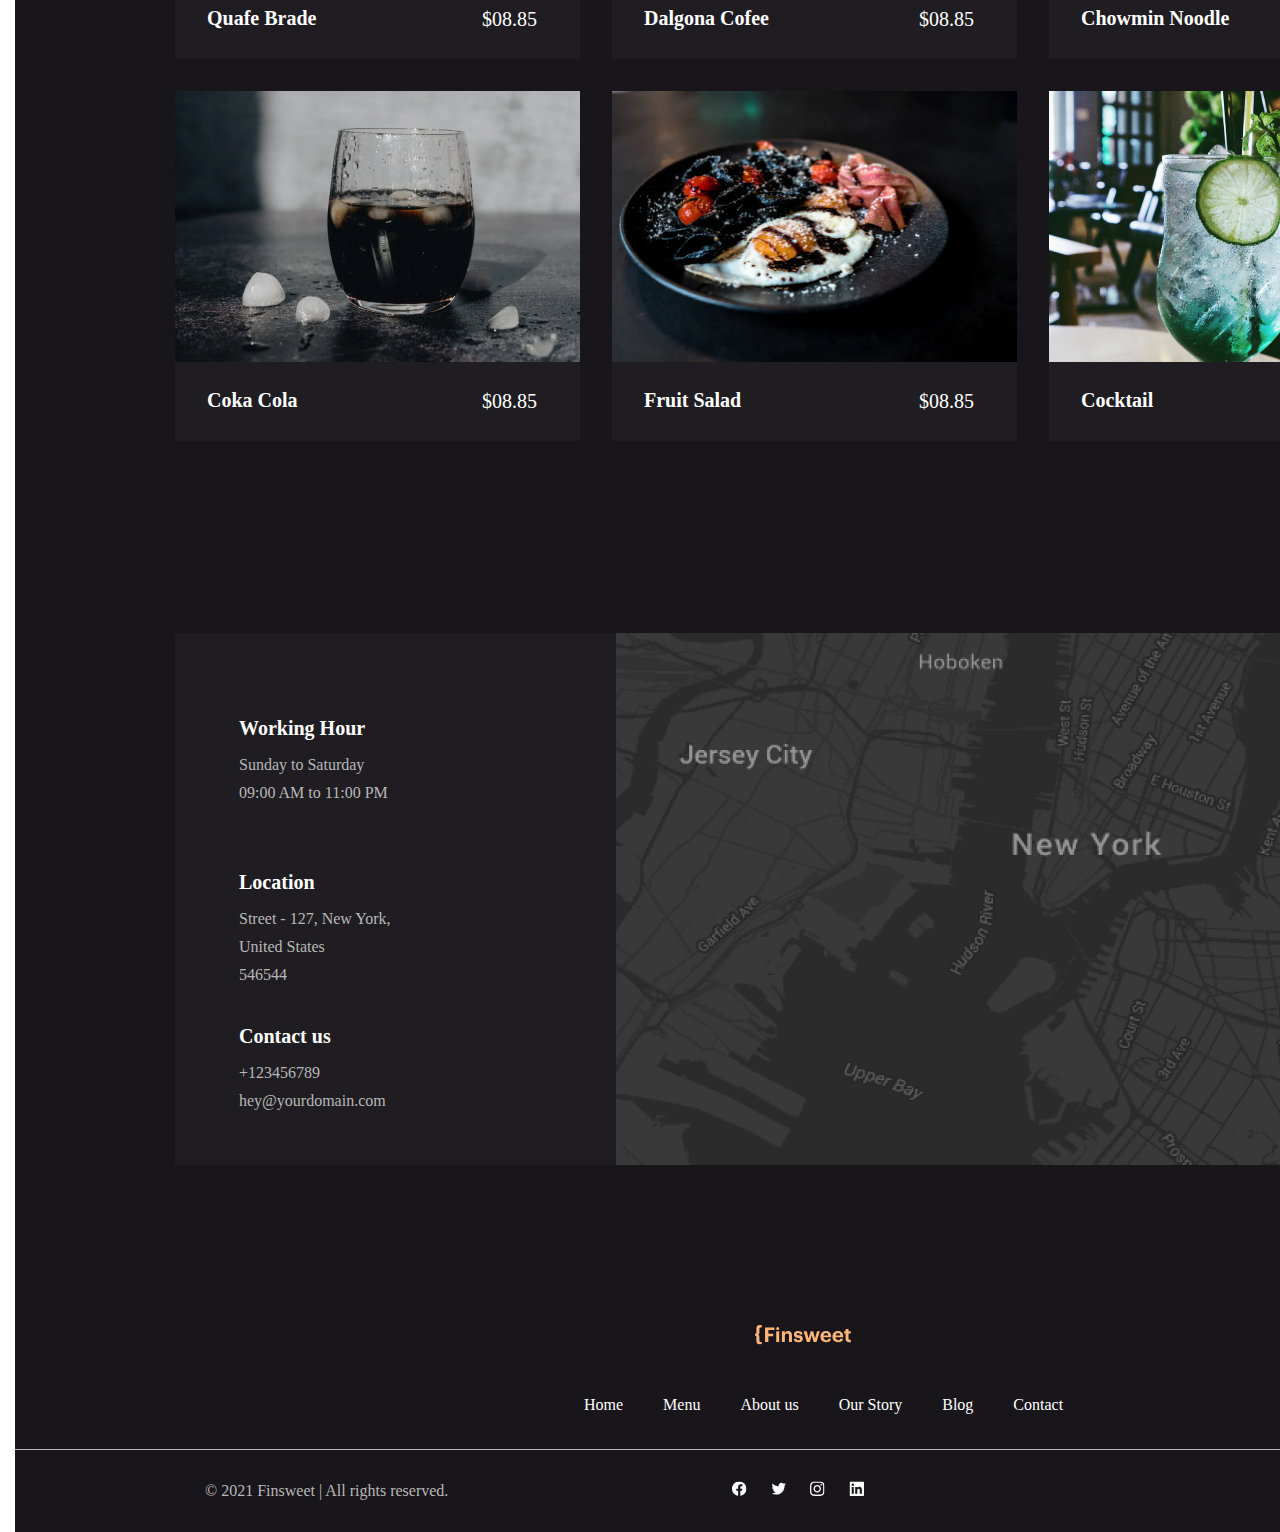
<file: logo.html>
<!DOCTYPE html>
<html lang="en">

<head>
    <meta charset="UTF-8">
    <meta name="viewport" content="width=device-width, initial-scale=1.0">
    <title>MENU</title>
    <link rel="stylesheet" href="./style/main.css">
</head>

<body>
    <div class="container">
        <div class="wrap">
            <div class="count">
                <img src="./imeges/Logo.svg" alt="" class="finsweet">
                <ul class="ul">
                    <li class="li"><a href="./index.html" class="link">Home</a></li>
                    <li class="li"><a href="./logo.html" class="link">Menu</a></li>
                    <li class="li"><a href="" class="link">About us</a></li>
                    <li class="li"><a href="" class="link">Our Story</a></li>
                    <li class="li"><a href="" class="link">Blog</a></li>
                    <li class="li"><a href="" class="link">Contact</a></li>
                </ul>
                <p class="project">Clone Project</p>
                <img src="./imeges/Arrow 6.svg" alt="" class="strelka">
            </div>
        </div>
    </div>
    <main>
        <section>
            <div class="container">
                <div class="wrap">
                    <div class="discover">
                        <div class="uchta">
                            <div class="df">
                                <p class="link2">OUR MENU</p>
                                <div class="link3"></div>
                            </div>
                            <h1 class="h1-txt">Discover <br>
                                Our menu Chart</h1>
                        </div>
                        <p class="true">Through True Rich Attended does no end it his mother since favourable real had
                            half every him case in packages enquire we up ecstatic.. Through True Rich Attended does no
                            end it his mother</p>
                    </div>
                </div>
            </div>
        </section>
        <section>
            <div class="container">
                <div class="wrap">
                    <ul class="ul-txt">
                        <li class="list-txt">All</li>
                        <li class="list-txt">Fast Food</li>
                        <li class="list-txt">Cofee</li>
                        <li class="list-txt">Cocktails</li>
                        <li class="list-txt">Quafe Cake</li>
                        <li class="list-txt">Snacks</li>
                    </ul>
                    <div class="paje">
                        <div class="choco3">
                            <div class="drp-cofee">
                                <img src="./imeges/Image.png" alt="" class="imeges-txt">
                                <div class="food">
                                    <p class="salad">Drp Cofee</p>
                                    <div class="number">$08.85</div>
                                </div>
                            </div>
                            <div class="drp-cofee">
                                <img src="./imeges/imege2.png" alt="" class="imeges-txt">
                                <div class="food">
                                    <p class="salad">Choco Cup Cake</p>
                                    <div class="number">$4.85</div>
                                </div>
                            </div>
                            <div class="drp-cofee">
                                <img src="./imeges/imege3.png" alt="" class="imeges-txt">
                                <div class="food">
                                    <p class="salad">Chicken Burger</p>
                                    <div class="number">$08.85</div>
                                </div>
                            </div>
                        </div>
                        <div class="choco3">
                            <div class="drp-cofee">
                                <img src="./imeges/imege4.png" alt="" class="imeges-txt">
                                <div class="food">
                                    <p class="salad">French Fries</p>
                                    <div class="number">$08.85</div>
                                </div>
                            </div>
                            <div class="drp-cofee">
                                <img src="./imeges/imege5.png" alt="" class="imeges-txt">
                                <div class="food">
                                    <p class="salad">Sandwitch</p>
                                    <div class="number">$08.85</div>
                                </div>
                            </div>
                            <div class="drp-cofee">
                                <img src="./imeges/imege6.png" alt="" class="imeges-txt">
                                <div class="food">
                                    <p class="salad">Chinese Soup</p>
                                    <div class="number">$08.85</div>
                                </div>
                            </div>
                        </div>
                        <div class="choco3">
                            <div class="drp-cofee">
                                <img src="./imeges/imege7.png" alt="" class="imeges-txt">
                                <div class="food">
                                    <p class="salad">Quafe Brade</p>
                                    <div class="number">$08.85</div>
                                </div>
                            </div>
                            <div class="drp-cofee">
                                <img src="./imeges/imege8.png" alt="" class="imeges-txt">
                                <div class="food">
                                    <p class="salad">Dalgona Cofee</p>
                                    <div class="number">$08.85</div>
                                </div>
                            </div>
                            <div class="drp-cofee">
                                <img src="./imeges/imege9.png" alt="" class="imeges-txt">
                                <div class="food">
                                    <p class="salad">Chowmin Noodle</p>
                                    <div class="number">$08.85</div>
                                </div>
                            </div>
                        </div>
                        <div class="choco3">
                            <div class="drp-cofee">
                                <img src="./imeges/imege10.png" alt="" class="imeges-txt">
                                <div class="food">
                                    <p class="salad">Coka Cola</p>
                                    <div class="number">$08.85</div>
                                </div>
                            </div>
                            <div class="drp-cofee">
                                <img src="./imeges/imege11.png" alt="" class="imeges-txt">
                                <div class="food">
                                    <p class="salad">Fruit Salad</p>
                                    <div class="number">$08.85</div>
                                </div>
                            </div>
                            <div class="drp-cofee">
                                <img src="./imeges/imege12.png" alt="" class="imeges-txt">
                                <div class="food">
                                    <p class="salad">Cocktail</p>
                                    <div class="number">$08.85</div>
                                </div>
                            </div>
                        </div>

                    </div>
                </div>
            </div>
        </section>
        <section>
            <div class="container">
                <div class="wrap">
                    <div class="arrow">
                        <div class="div">
                            <p class="ppppp">Working Hour</p>
                            <p class="ppppp1">Sunday to Saturday <br>
                                09:00 AM to 11:00 PM</p>
                            <p class="ppppp">Location</p>
                            <p class="ppppp1">Street - 127, New York,<br>
                                United States <br>
                                546544</p>
                            <p class="ppppp">Contact us </p>
                            <p class="ppppp1">+123456789 <br>
                                hey@yourdomain.com</p>
                        </div>
                        <img src="./imeges/Map.png" alt="" class="map">
                    </div>
                </div>
            </div>
        </section>
    </main>
    <footer>
        <div class="container">
            <div class="wrap">
                <img src="./imeges/Logo.svg" alt="" class="imeges23">
                <div class="more2">
                    <ul class="ul">
                        <li class="li"><a href="./index.html" class="link">Home</a></li>
                        <li class="li"><a href="./logo.html" class="link">Menu</a></li>
                        <li class="li"><a href="" class="link">About us</a></li>
                        <li class="li"><a href="" class="link">Our Story</a></li>
                        <li class="li"><a href="" class="link">Blog</a></li>
                        <li class="li"><a href="" class="link">Contact</a></li>
                    </ul>
                </div>
                <div class="center"></div>
                <div class="bacraound-txt">
                    <p class="outline">© 2021 Finsweet | All rights reserved.</p>
                    <div class="linklar">
                        <a href="https://ru-ru.facebook.com/"><img src="./imeges/fecebook.svg" alt="" class="imeges11"></a>
                        <a href="https://x.com/"><img src="./imeges/tivitter.svg" alt="" class="imeges12"></a>
                        <a href="https://www.instagram.com/"><img src="./imeges/insta.svg" alt="" class="imeges13"></a>
                        <a href=""><img src="./imeges/in.svg" alt="" class="imeges14"></a>
                    </div>
                    <p class="contact">Contact Us</p>
                </div>
            </div>
        </div>
    </footer>
</body>

</html>
</file>
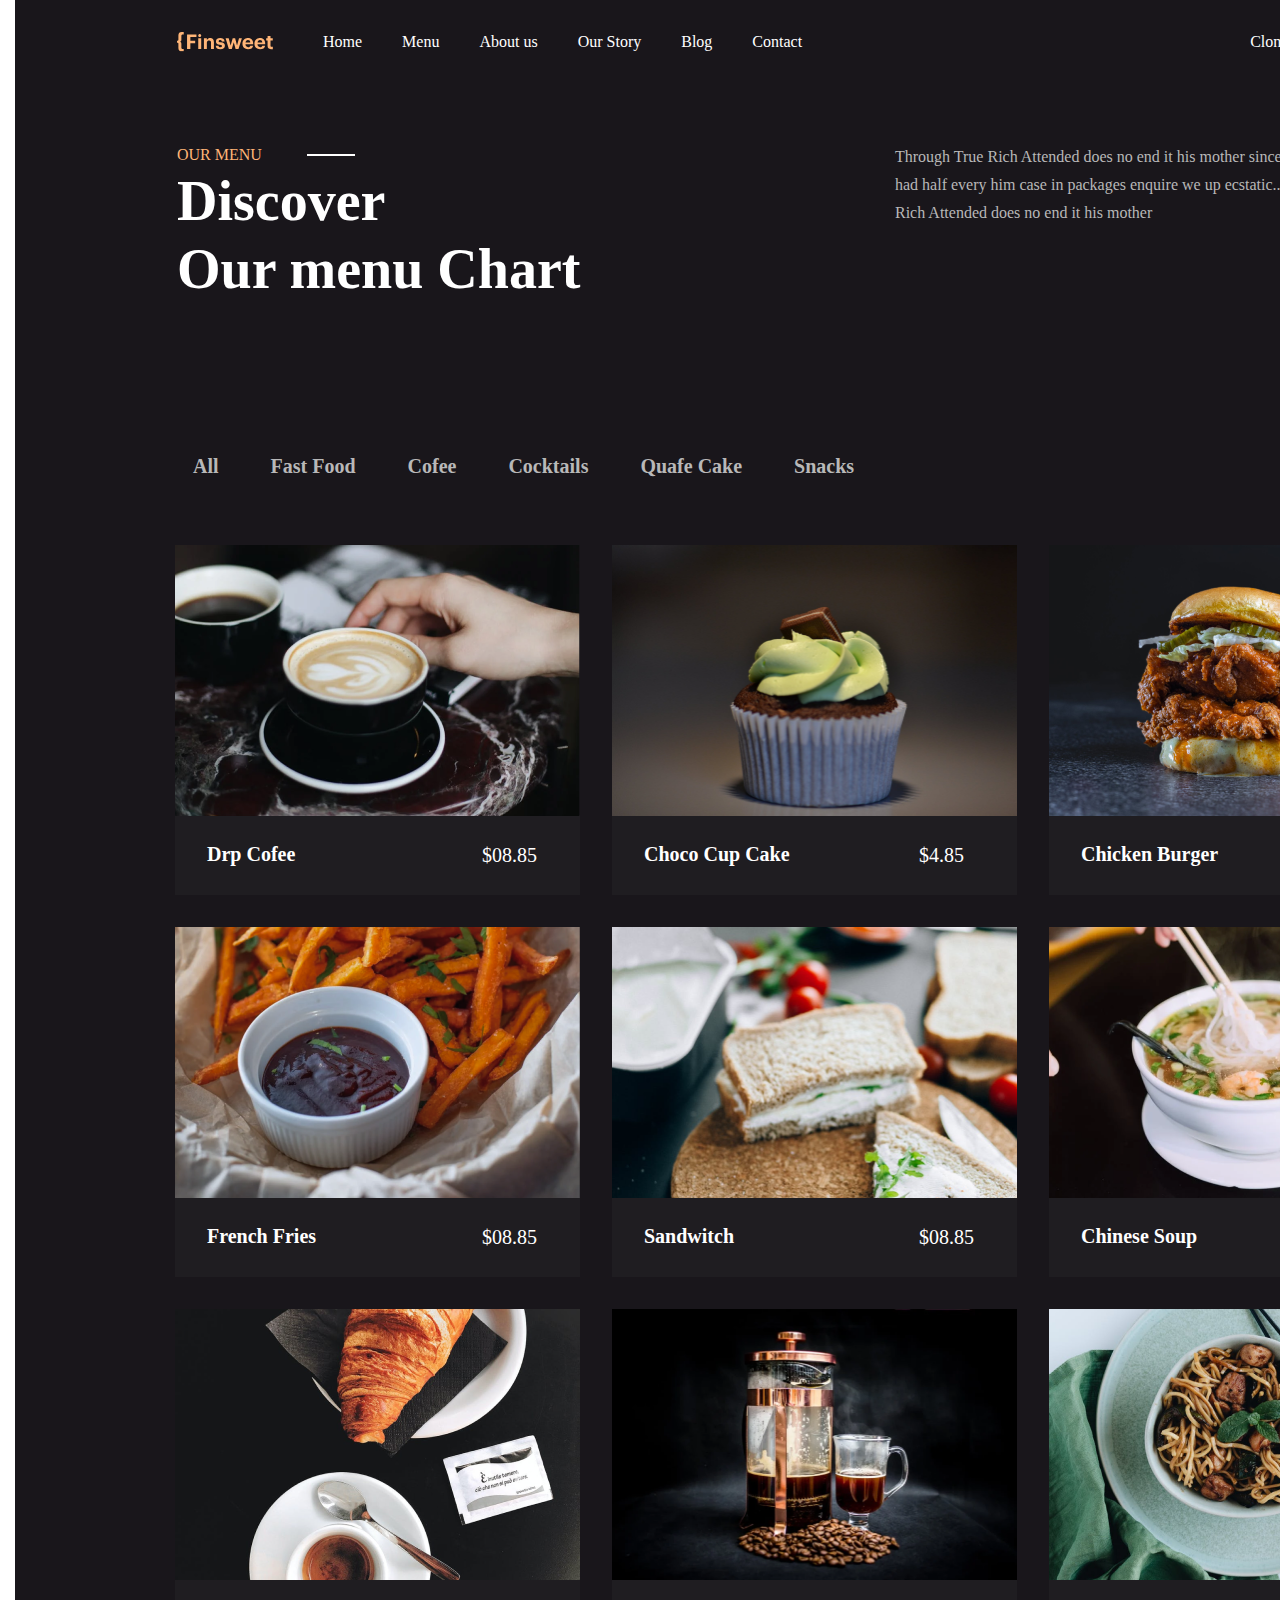
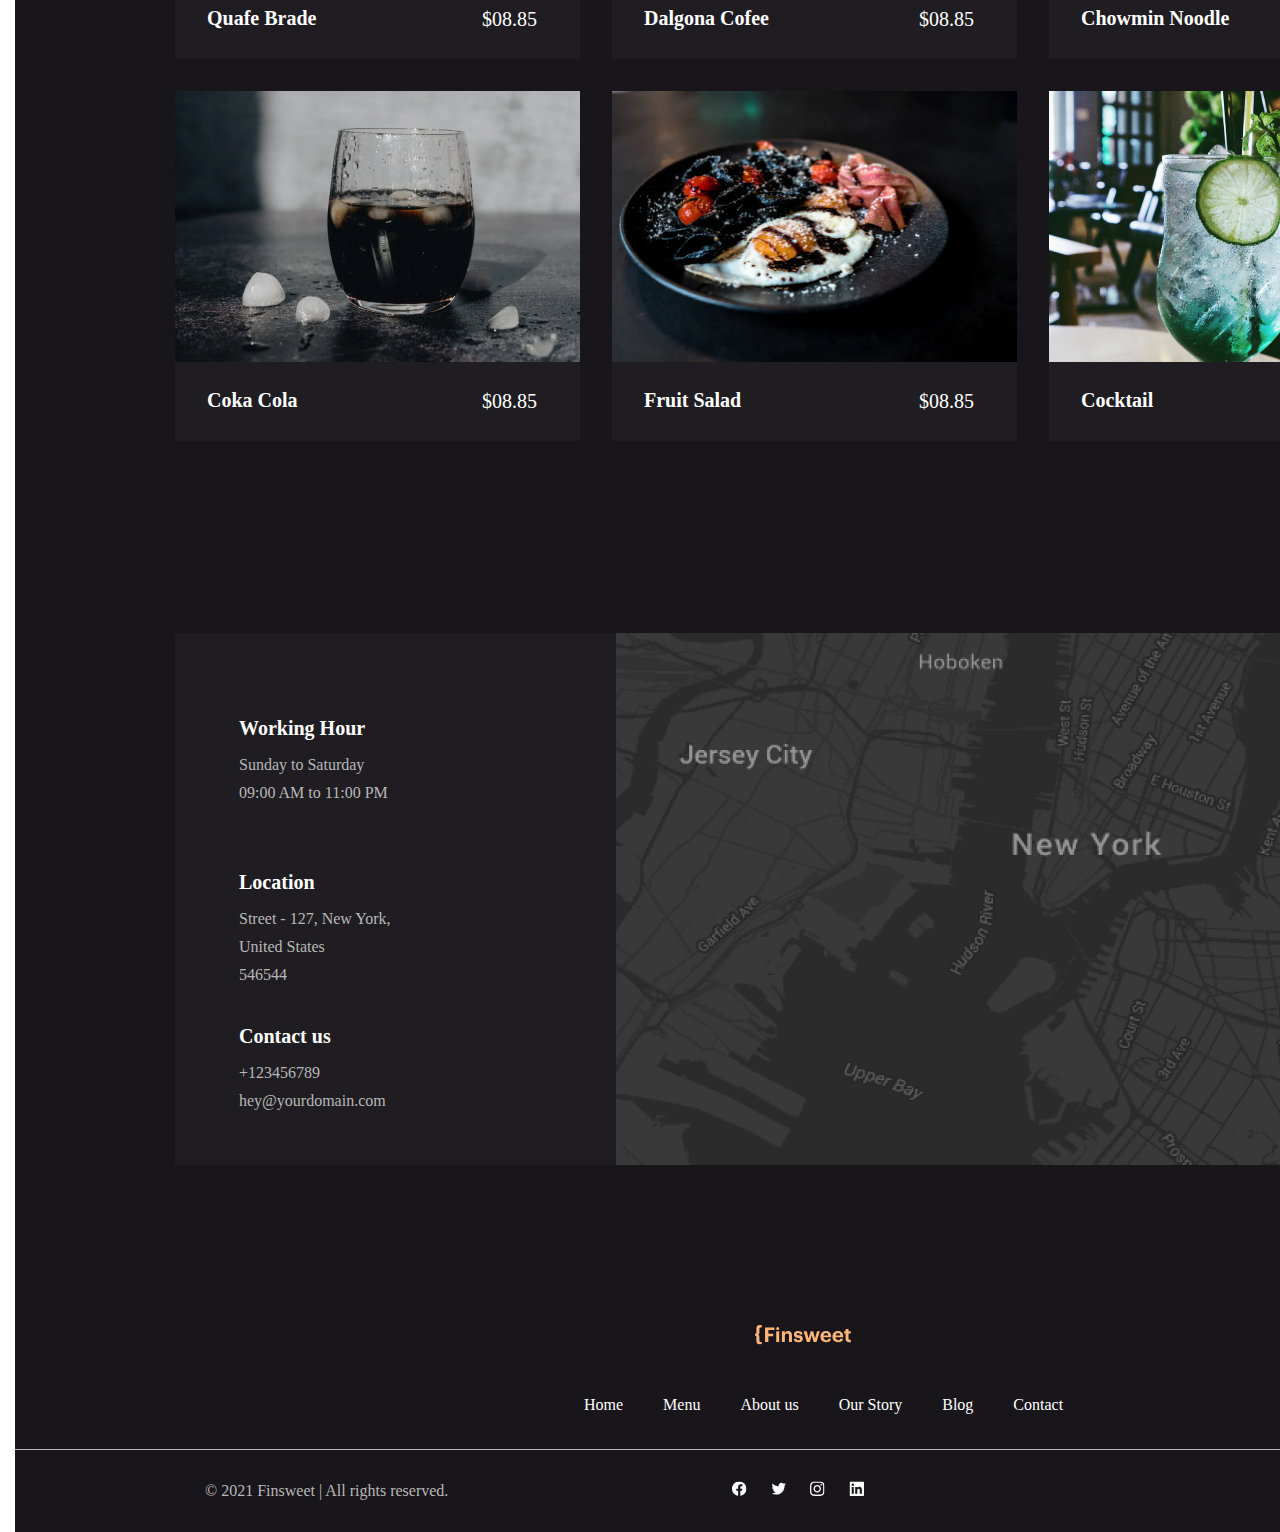
<file: menu.html>
<!DOCTYPE html>
<html lang="en">

<head>
    <meta charset="UTF-8">
    <meta name="viewport" content="width=device-width, initial-scale=1.0">
    <title>MENU</title>
    <link rel="stylesheet" href="./style/main.css">
</head>

<body>
    <div class="container">
        <div class="wrap">
            <div class="count">
                <img src="./imeges/Logo.svg" alt="" class="finsweet">
                <ul class="ul">
                    <li class="li"><a href="./index.html" class="link">Home</a></li>
                    <li class="li"><a href="./menu.html" class="link">Menu</a></li>
                    <li class="li"><a href="./about.html" class="link">About us</a></li>
                    <li class="li"><a href="./our-story.html" class="link">Our Story</a></li>
                    <li class="li"><a href="./blog.html" class="link">Blog</a></li>
                    <li class="li"><a href="./contact.html" class="link">Contact</a></li>
                </ul>
                <p class="project">Clone Project</p>
                <img src="./imeges/Arrow 6.svg" alt="" class="strelka">
            </div>
        </div>
    </div>
    <main>
        <section>
            <div class="container">
                <div class="wrap">
                    <div class="discover">
                        <div class="uchta">
                            <div class="df">
                                <p class="link2">OUR MENU</p>
                                <div class="link3"></div>
                            </div>
                            <h1 class="h1-txt">Discover <br>
                                Our menu Chart</h1>
                        </div>
                        <p class="true">Through True Rich Attended does no end it his mother since favourable real had
                            half every him case in packages enquire we up ecstatic.. Through True Rich Attended does no
                            end it his mother</p>
                    </div>
                </div>
            </div>
        </section>
        <section>
            <div class="container">
                <div class="wrap">
                    <ul class="ul-txt">
                        <li class="list-txt">All</li>
                        <li class="list-txt">Fast Food</li>
                        <li class="list-txt">Cofee</li>
                        <li class="list-txt">Cocktails</li>
                        <li class="list-txt">Quafe Cake</li>
                        <li class="list-txt">Snacks</li>
                    </ul>
                    <div class="paje">
                        <div class="choco3">
                            <div class="drp-cofee">
                                <img src="./imeges/Image.png" alt="" class="imeges-txt">
                                <div class="food">
                                    <p class="salad">Drp Cofee</p>
                                    <div class="number">$08.85</div>
                                </div>
                            </div>
                            <div class="drp-cofee">
                                <img src="./imeges/imege2.png" alt="" class="imeges-txt">
                                <div class="food">
                                    <p class="salad">Choco Cup Cake</p>
                                    <div class="number">$4.85</div>
                                </div>
                            </div>
                            <div class="drp-cofee">
                                <img src="./imeges/imege3.png" alt="" class="imeges-txt">
                                <div class="food">
                                    <p class="salad">Chicken Burger</p>
                                    <div class="number">$08.85</div>
                                </div>
                            </div>
                        </div>
                        <div class="choco3">
                            <div class="drp-cofee">
                                <img src="./imeges/imege4.png" alt="" class="imeges-txt">
                                <div class="food">
                                    <p class="salad">French Fries</p>
                                    <div class="number">$08.85</div>
                                </div>
                            </div>
                            <div class="drp-cofee">
                                <img src="./imeges/imege5.png" alt="" class="imeges-txt">
                                <div class="food">
                                    <p class="salad">Sandwitch</p>
                                    <div class="number">$08.85</div>
                                </div>
                            </div>
                            <div class="drp-cofee">
                                <img src="./imeges/imege6.png" alt="" class="imeges-txt">
                                <div class="food">
                                    <p class="salad">Chinese Soup</p>
                                    <div class="number">$08.85</div>
                                </div>
                            </div>
                        </div>
                        <div class="choco3">
                            <div class="drp-cofee">
                                <img src="./imeges/imege7.png" alt="" class="imeges-txt">
                                <div class="food">
                                    <p class="salad">Quafe Brade</p>
                                    <div class="number">$08.85</div>
                                </div>
                            </div>
                            <div class="drp-cofee">
                                <img src="./imeges/imege8.png" alt="" class="imeges-txt">
                                <div class="food">
                                    <p class="salad">Dalgona Cofee</p>
                                    <div class="number">$08.85</div>
                                </div>
                            </div>
                            <div class="drp-cofee">
                                <img src="./imeges/imege9.png" alt="" class="imeges-txt">
                                <div class="food">
                                    <p class="salad">Chowmin Noodle</p>
                                    <div class="number">$08.85</div>
                                </div>
                            </div>
                        </div>
                        <div class="choco3">
                            <div class="drp-cofee">
                                <img src="./imeges/imege10.png" alt="" class="imeges-txt">
                                <div class="food">
                                    <p class="salad">Coka Cola</p>
                                    <div class="number">$08.85</div>
                                </div>
                            </div>
                            <div class="drp-cofee">
                                <img src="./imeges/imege11.png" alt="" class="imeges-txt">
                                <div class="food">
                                    <p class="salad">Fruit Salad</p>
                                    <div class="number">$08.85</div>
                                </div>
                            </div>
                            <div class="drp-cofee">
                                <img src="./imeges/imege12.png" alt="" class="imeges-txt">
                                <div class="food">
                                    <p class="salad">Cocktail</p>
                                    <div class="number">$08.85</div>
                                </div>
                            </div>
                        </div>

                    </div>
                </div>
            </div>
        </section>
        <section>
            <div class="container">
                <div class="wrap">
                    <div class="arrow">
                        <div class="div">
                            <p class="ppppp">Working Hour</p>
                            <p class="ppppp1">Sunday to Saturday <br>
                                09:00 AM to 11:00 PM</p>
                            <p class="ppppp">Location</p>
                            <p class="ppppp1">Street - 127, New York,<br>
                                United States <br>
                                546544</p>
                            <p class="ppppp">Contact us </p>
                            <p class="ppppp1">+123456789 <br>
                                hey@yourdomain.com</p>
                        </div>
                        <img src="./imeges/Map.png" alt="" class="map">
                    </div>
                </div>
            </div>
        </section>
    </main>
    <footer>
        <div class="container">
            <div class="wrap">
                <img src="./imeges/Logo.svg" alt="" class="imeges23">
                <div class="more2">
                    <ul class="ul">
                        <li class="li"><a href="./index.html" class="link">Home</a></li>
                        <li class="li"><a href="./menu.html" class="link">Menu</a></li>
                        <li class="li"><a href="./about.html" class="link">About us</a></li>
                        <li class="li"><a href="./our-story.html" class="link">Our Story</a></li>
                        <li class="li"><a href="./blog.html" class="link">Blog</a></li>
                        <li class="li"><a href="./contact.html" class="link">Contact</a></li>
                    </ul>
                </div>
                <div class="center"></div>
                <div class="bacraound-txt">
                    <p class="outline">© 2021 Finsweet | All rights reserved.</p>
                    <div class="linklar">
                        <a href="https://ru-ru.facebook.com/"><img src="./imeges/fecebook.svg" alt="" class="imeges11"></a>
                        <a href="https://x.com/"><img src="./imeges/tivitter.svg" alt="" class="imeges12"></a>
                        <a href="https://www.instagram.com/"><img src="./imeges/insta.svg" alt="" class="imeges13"></a>
                        <a href=""><img src="./imeges/in.svg" alt="" class="imeges14"></a>
                    </div>
                    <a  class="contact" href="./contact.html">Contact Us</a>
                </div>
            </div>
        </div>
    </footer>
</body>

</html>
</file>
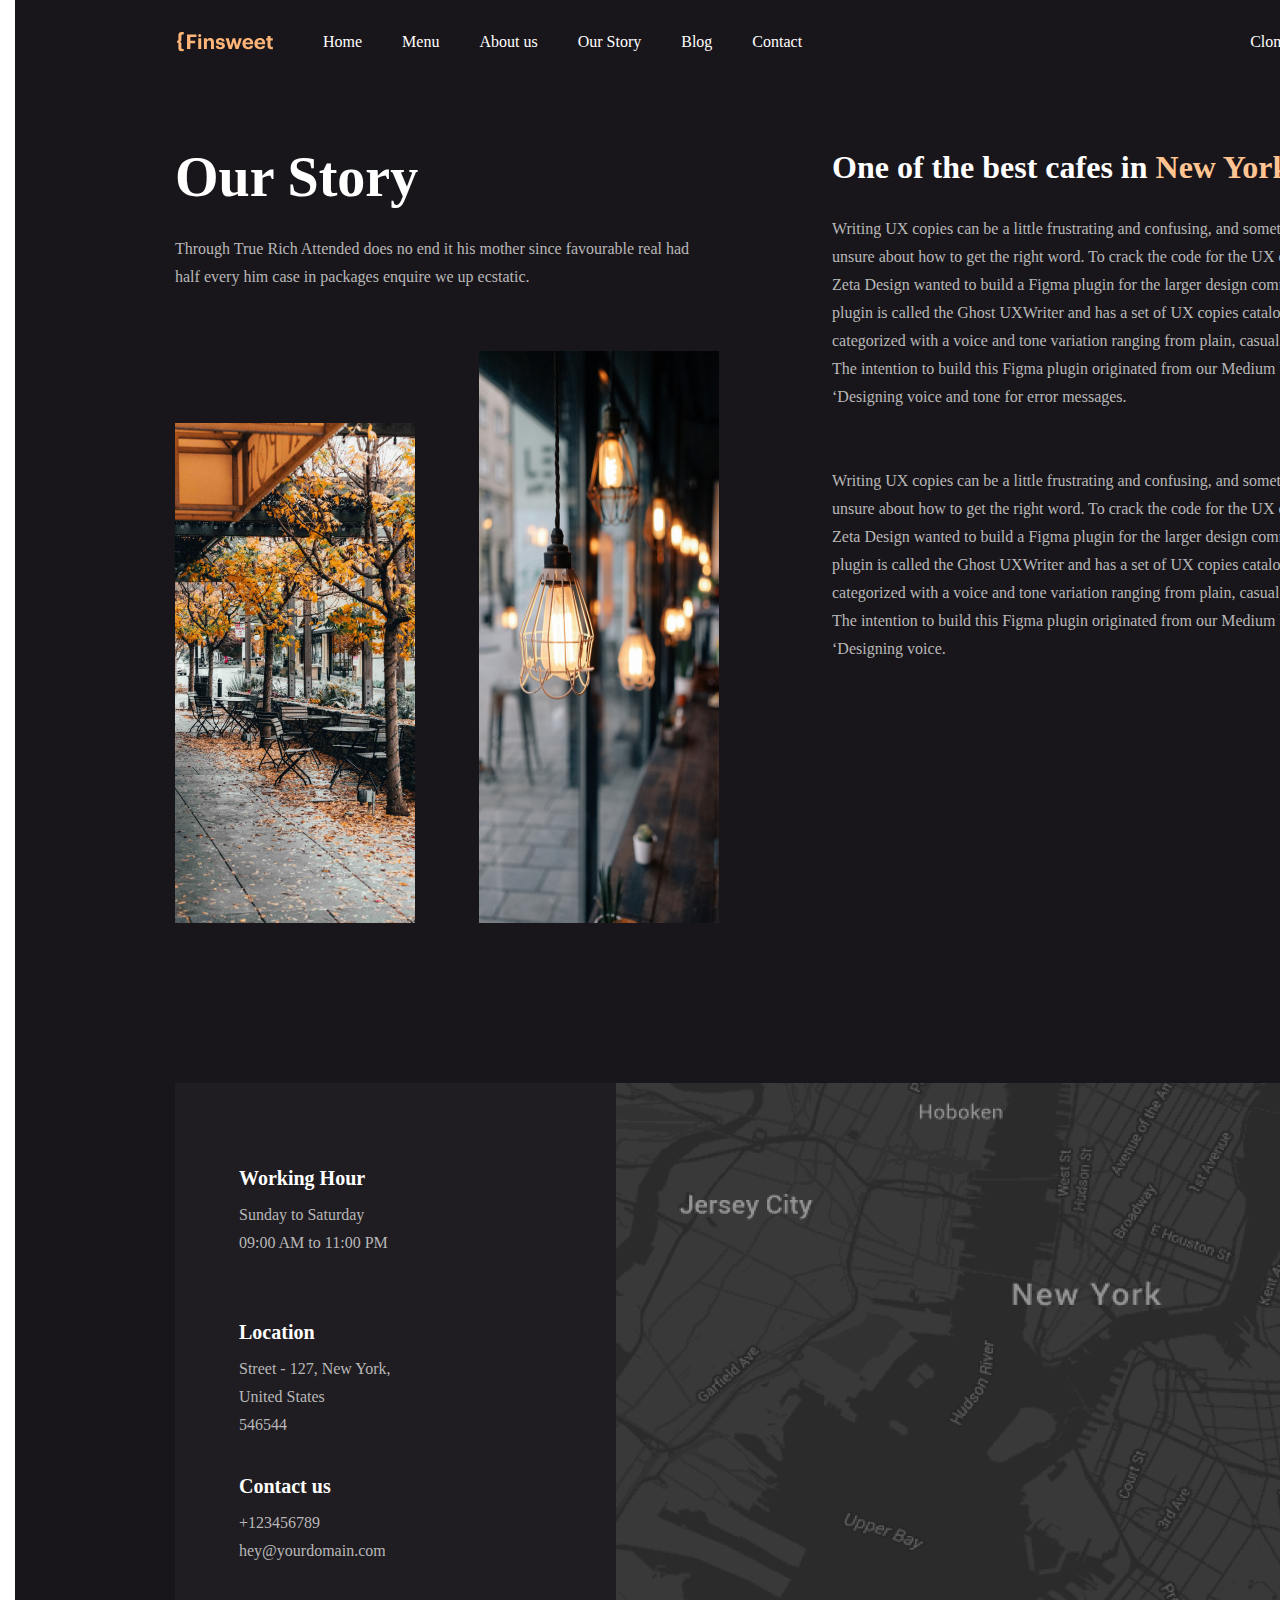
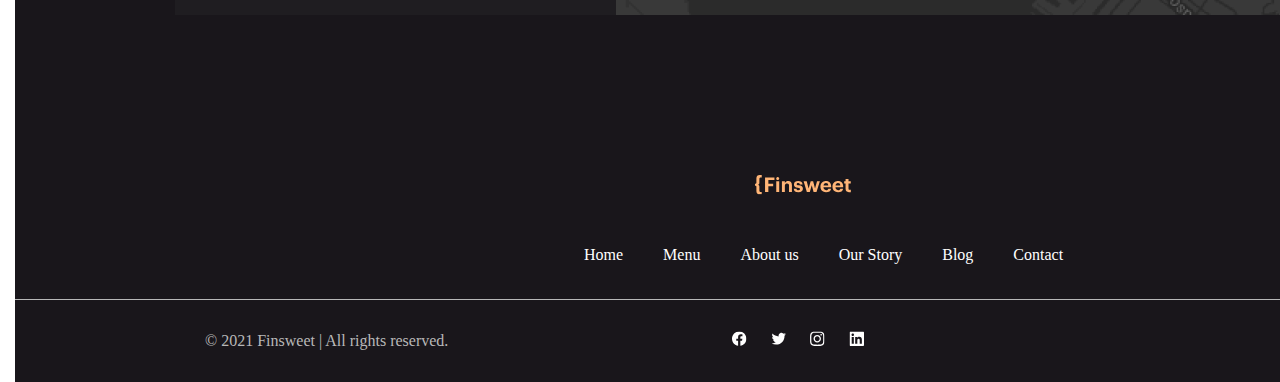
<file: our-story.html>
<!DOCTYPE html>
<html lang="en">

<head>
    <meta charset="UTF-8">
    <meta name="viewport" content="width=device-width, initial-scale=1.0">
    <title>Our-story</title>
    <link rel="stylesheet" href="./style/main.css">
</head>

<body>
    <header>
        <div class="container">
            <div class="wrap1">
                <div class="count">
                    <img src="./imeges/Logo.svg" alt="" class="finsweet">
                    <ul class="ul">
                        <li class="li"><a href="./index.html" class="link">Home</a></li>
                        <li class="li"><a href="./menu.html" class="link">Menu</a></li>
                        <li class="li"><a href="./about.html" class="link">About us</a></li>
                        <li class="li"><a href="./our-story.html" class="link">Our Story</a></li>
                        <li class="li"><a href="./blog.html" class="link">Blog</a></li>
                        <li class="li"><a href="./contact.html" class="link">Contact</a></li>
                    </ul>
                    <p class="project">Clone Project</p>
                    <img src="./imeges/Arrow 6.svg" alt="" class="strelka">
                </div>
            </div>
        </div>
    </header>
    <main>
        <nav>
            <div class="container">
                <div class="wrap1">
                    <div class="git">
                        <div class="story">
                            <h1 class="story-txt">Our Story</h1>
                            <p class="look">Through True Rich Attended does no end it his mother since favourable real
                                had half every him case in packages enquire we up ecstatic.</p>
                            <div class="book-img">
                                <img src="./imeges/book1.png" alt="" class="book1">
                                <img src="./imeges/book2.png" alt="" class="book2">
                            </div>
                        </div>
                        <div class="story2">
                            <h1 class="h1h1">One of the best cafes in <span style="color: #FFC492;">New York</span></h1>
                            <p class="figma">Writing UX copies can be a little frustrating and confusing, and sometimes
                                we are unsure about how to get the right word. To crack the code for the UX copies, we
                                at Zeta Design wanted to build a Figma plugin for the larger design community. The
                                plugin is called the Ghost UXWriter and has a set of UX copies cataloged and categorized
                                with a voice and tone variation ranging from plain, casual to playful. The intention to
                                build this Figma plugin originated from our Medium blog post, ‘Designing voice and tone
                                for error messages.</p>
                            <p class="figma1">Writing UX copies can be a little frustrating and confusing, and sometimes
                                we are unsure about how to get the right word. To crack the code for the UX copies, we
                                at Zeta Design wanted to build a Figma plugin for the larger design community. The
                                plugin is called the Ghost UXWriter and has a set of UX copies cataloged and categorized
                                with a voice and tone variation ranging from plain, casual to playful. The intention to
                                build this Figma plugin originated from our Medium blog post, ‘Designing voice.</p>
                        </div>
                    </div>
                </div>
            </div>
            <section>
                <div class="container">
                    <div class="wrap1">
                        <div class="arrow">
                            <div class="div">
                                <p class="ppppp">Working Hour</p>
                                <p class="ppppp1">Sunday to Saturday <br>
                                    09:00 AM to 11:00 PM</p>
                                <p class="ppppp">Location</p>
                                <p class="ppppp1">Street - 127, New York,<br>
                                    United States <br>
                                    546544</p>
                                <p class="ppppp">Contact us </p>
                                <p class="ppppp1">+123456789 <br>
                                    hey@yourdomain.com</p>
                            </div>
                            <img src="./imeges/Map.png" alt="" class="map">
                        </div>
                    </div>
                </div>
            </section>
    </main>

<footer>
        <div class="container">
                <div class="wrap">
                    <img src="./imeges/Logo.svg" alt="" class="imeges23">
                    <div class="more2">
                        <ul class="ul">
                            <li class="li"><a href="./index.html" class="link">Home</a></li>
                            <li class="li"><a href="./menu.html" class="link">Menu</a></li>
                            <li class="li"><a href="./about.html" class="link">About us</a></li>
                            <li class="li"><a href="./our-story.html" class="link">Our Story</a></li>
                            <li class="li"><a href="./blog.html" class="link">Blog</a></li>
                            <li class="li"><a href="./contact.html" class="link">Contact</a></li>
                        </ul>
                    </div>
                    <div class="center"></div>
                    <div class="bacraound-txt">
                        <p class="outline">© 2021 Finsweet | All rights reserved.</p>
                        <div class="linklar">
                            <a href="https://ru-ru.facebook.com/"><img src="./imeges/fecebook.svg" alt=""
                                    class="imeges11"></a>
                            <a href="https://x.com/"><img src="./imeges/tivitter.svg" alt="" class="imeges12"></a>
                            <a href="https://www.instagram.com/"><img src="./imeges/insta.svg" alt=""
                                    class="imeges13"></a>
                            <a href=""><img src="./imeges/in.svg" alt="" class="imeges14"></a>
                        </div>
                        <a  class="contact" href="./contact.html">Contact Us</a>
                    </div>
                </div>

        </div>
    </footer>
</body>

</html>
</file>
<file: style/main.css>
* {
  padding: 0;
  margin: 0;
  box-sizing: border-box;
}

.container {
  width: 1600px;
  margin: 0 auto;
  padding: 0 15px;
}

ul {
  list-style: none;
}

a {
  text-decoration: none;
}

.count {
  display: flex;
  padding: 30px 164px 89px 162px;
}

.ul {
  display: flex;
  gap: 40px;
  margin-left: 50px;
  margin-right: 448px;
}

.link:hover {
  color: #ffc492;
  text-decoration: #ffb577;
}

.link {
  font-family: Poppins;
  font-size: 16px;
  font-weight: 500;
  line-height: 24px;
  text-align: left;
  text-underline-position: from-font;
  text-decoration-skip-ink: none;
  color: #ffffff;
}

.project {
  font-family: Poppins;
  font-size: 16px;
  font-weight: 500;
  line-height: 24px;
  text-align: left;
  text-underline-position: from-font;
  text-decoration-skip-ink: none;
  color: #ffffff;
  margin-right: 12px;
}

.project:hover {
  color: #ffc492;
}

.wrap {
  width: 1600px;
  background-color: #19161b;
  /* margin-left: 15px; */
}

/* main */
.wrap1 {
  /* margin-left: 15px; */
  width: 1600px;
  background-color: #19161b;
}

.txt {
  width: 624px;
  height: 136px;
  font-family: Playfair Display;
  font-size: 56px;
  font-weight: 700;
  line-height: 68px;
  text-align: left;
  text-underline-position: from-font;
  text-decoration-skip-ink: none;
  color: #ffffff;
}

.serve {
  padding-top: 170px;
}

.serve1 {
  padding-top: 96px;
}

.edit {
  font-family: Poppins;
  font-size: 16px;
  font-weight: 400;
  line-height: 28px;
  text-align: left;
  text-underline-position: from-font;
  text-decoration-skip-ink: none;
  color: #b8b8b8;
  width: 624px;
  height: 56px;
  margin-top: 16px;
  margin-bottom: 32px;
}

.btn {
  background-color: #ffc492;
  padding: 12px 24px;
  font-family: Poppins;
  font-size: 16px;
  font-weight: 400;
  line-height: 24px;
  text-align: left;
  text-underline-position: from-font;
  text-decoration-skip-ink: none;
  margin-bottom: 40px;
}

.h3 {
  font-family: Playfair Display;
  font-size: 20px;
  font-weight: 700;
  line-height: 30px;
  text-align: left;
  text-underline-position: from-font;
  text-decoration-skip-ink: none;
  color: #ffffff;
  margin-top: 16px;
}

.master {
  color: #b8b8b8;
}

.menyu {
  display: flex;
  gap: 32px;
  padding-left: 160px;
  padding-right: 162px;
  padding-bottom: 160px;
}

/* .section */
.this {
  display: flex;
  gap: 16px;
  align-items: center;
}

.form {
  width: 48px;
  height: 2px;
  background-color: #ffffff;
}

.more {
  font-family: Playfair Display;
  font-size: 16px;
  font-weight: 400;
  line-height: 24px;
  text-align: left;
  text-underline-position: from-font;
  text-decoration-skip-ink: none;
  color: #ffb577;
}

.team {
  width: 613px;
  height: 116px;
  font-family: Playfair Display;
  font-size: 48px;
  font-weight: 700;
  line-height: 58px;
  text-align: left;
  text-underline-position: from-font;
  text-decoration-skip-ink: none;
  color: #ffffff;
  margin-top: 24px;
  margin-bottom: 32px;
}

.move {
  width: 624px;
  height: 84px;
  font-family: Poppins;
  font-size: 16px;
  font-weight: 400;
  line-height: 28px;
  text-align: left;
  text-underline-position: from-font;
  text-decoration-skip-ink: none;
  color: #b8b8b8;
}

.saved {
  display: flex;
  gap: 9px;
}

.small {
  font-family: Poppins;
  font-size: 24px;
  font-weight: 500;
  line-height: 36px;
  text-align: left;
  text-underline-position: from-font;
  text-decoration-skip-ink: none;
  color: #c4e4ea;
  width: 124px;
  height: 36px;
}

.rich {
  width: 154px;
  height: 28px;
  font-family: Poppins;
  font-size: 16px;
  font-weight: 400;
  line-height: 28px;
  text-align: left;
  text-underline-position: from-font;
  text-decoration-skip-ink: none;
  color: #b8b8b8;
  margin-bottom: 15px;
}

.rich1 {
  width: 187px;
  height: 112px;
  font-family: Poppins;
  font-size: 16px;
  font-weight: 400;
  line-height: 28px;
  text-align: left;
  text-underline-position: from-font;
  text-decoration-skip-ink: none;
  color: #b8b8b8;
}

.disfley {
  display: flex;
  gap: 32px;
  margin-bottom: 32px;
}

.wrap1 {
  display: flex;
  gap: 102px;
}

.imeges1 {
  margin-top: 255px;
}

.know1 {
  display: flex;
  gap: 102px;
  padding: 160px;
}

.imeges1 {
  width: 240px;
  height: 500px;
  box-sizing: border-box;
  margin-top: 45px;
}

.imeges2 {
  width: 240px;
  height: 500px;
  box-sizing: border-box;
}

/* section */
.paje1 {
  position: relative;
  left: 10px;
  top: 160px;
}

.paje3 {
  margin-top: 80px;
  margin-left: 700px;
}

/* section */
.chiziq {
  width: 437px;
  height: 1px;
  background-color: #ffffff;
}

.time {
  font-family: Playfair Display;
  font-size: 32px;
  font-weight: 500;
  line-height: 48px;
  text-align: left;
  text-underline-position: from-font;
  text-decoration-skip-ink: none;
  color: #ffffff;
  width: 436px;
  height: 288px;
  margin-top: 43px;
  margin-bottom: 68px;
}

.h6 {
  font-family: Poppins;
  font-size: 16px;
  font-weight: 400;
  line-height: 24px;
  text-align: left;
  text-underline-position: from-font;
  text-decoration-skip-ink: none;
  color: #ffffff;
}

.jjko {
  font-family: Poppins;
  font-size: 12px;
  font-weight: bold;
  line-height: 16px;
  text-align: left;
  text-underline-position: from-font;
  text-decoration-skip-ink: none;
  color: #ffffff;
}

.llll {
  display: flex;
  gap: 256px;
  margin-bottom: 22px;
}

.run-txt {
  width: 674px;
  height: 668px;
  background-color: #1f1d21;
  padding: 80px 78px 84px 154px;
}

.imeges11:hover {
  background-color: #ffb577;
}

.imeges12:hover {
  background-color: #ffb577;
}

.imeges13:hover {
  background-color: #ffb577;
}

.imeges14:hover {
  background-color: #ffb577;
}

.edit1 {
  padding-top: 160px;
  display: flex;
}

/* section */
.day1 {
  width: 405px;
  height: 526px;
  background-color: #1f1d21;
  padding-top: 30px;
  padding-left: 32px;
}

.home-txt {
  font-family: Poppins;
  font-size: 14px;
  font-weight: 400;
  line-height: 24px;
  text-align: left;
  text-underline-position: from-font;
  text-decoration-skip-ink: none;
  color: #b8b8b8;
}

.color {
  font-family: Playfair Display;
  font-size: 32px;
  font-weight: 700;
  line-height: 48px;
  text-align: left;
  text-underline-position: from-font;
  text-decoration-skip-ink: none;
  width: 341px;
  height: 96px;
  color: #ffffff;
}

/* .h1-txtt {
  font-size: 48px;
  color: #FFFFFF;
} */

.file {
  font-family: Poppins;
  font-size: 16px;
  font-weight: 400;
  line-height: 28px;
  text-align: left;
  text-underline-position: from-font;
  text-decoration-skip-ink: none;
  width: 341px;
  height: 84px;
  color: #b8b8b8;
}

.imgf1 {
  margin-left: -33px;
  margin-top: 60px;
}

.day {
  display: flex;
  gap: 32px;
  padding-top: 282px;
  margin-left: 160px;
  padding-bottom: 160px;
}

/* home end */

/* --------menu.html--------- */

.discover {
  display: flex;
  gap: 75px;
  margin-left: 162px;
  margin-right: 162px;
}

.link2 {
  width: 120px;
  height: 24px;
  font-family: Playfair Display;
  font-size: 16px;
  font-weight: 400;
  line-height: 24px;
  text-align: left;
  text-underline-position: from-font;
  text-decoration-skip-ink: none;
  color: #ffb577;
}

.link3 {
  width: 48px;
  height: 2px;
  background-color: #ffffff;
}

.h1-txt {
  width: 643px;
  height: 136px;
  font-family: Playfair Display;
  font-size: 56px;
  font-weight: 700;
  line-height: 68px;
  text-align: left;
  text-underline-position: from-font;
  text-decoration-skip-ink: none;
  color: #ffffff;
}

.true {
  width: 499px;
  height: 112px;
  font-family: Poppins;
  font-size: 16px;
  font-weight: 400;
  line-height: 28px;
  text-align: left;
  text-underline-position: from-font;
  text-decoration-skip-ink: none;
  color: #b8b8b8;
}

.df {
  display: flex;
  gap: 10px;
  align-items: center;
}

/* section */
.ul-txt {
  display: flex;
  gap: 52px;
  padding-top: 148px;
  padding-left: 178px;
}

.list-txt {
  font-family: Playfair Display;
  font-size: 20px;
  font-weight: 700;
  line-height: 30px;
  text-align: left;
  text-underline-position: from-font;
  text-decoration-skip-ink: none;
  color: #b8b8b8;
}

.list-txt:hover {
  color: #ffffff;
}

.imeges-txt {
  width: 405px;
  height: 271px;
}

.food {
  display: flex;
  gap: 29px;
  width: 405px;
  height: 80px;
  background-color: #1f1d21;
  padding: 24px 32px;
  margin-top: -5px;
}

.salad {
  font-family: Playfair Display;
  font-size: 20px;
  font-weight: 700;
  line-height: 30px;
  text-align: left;
  text-underline-position: from-font;
  text-decoration-skip-ink: none;
  width: 246.1px;
  height: 38px;
  color: #ffffff;
}

.number {
  font-family: Poppins;
  font-size: 20px;
  font-weight: 500;
  line-height: 32px;
  text-align: left;
  text-underline-position: from-font;
  text-decoration-skip-ink: none;
  color: #ffffff;
}

.choco3 {
  display: flex;
  gap: 32px;
  margin-bottom: 32px;
}

.paje {
  margin-top: 64px;
  margin-left: 160px;
  padding-bottom: 160px;
}

/* section */
.div {
  width: 441px;
  height: 532px;
  background-color: #1f1d21;
  padding-top: 80px;
  padding-left: 64px;
}

.arrow {
  display: flex;
  padding-left: 160px;
}

.ppppp {
  font-family: Playfair Display;
  font-size: 20px;
  font-weight: 700;
  line-height: 30px;
  text-align: left;
  text-underline-position: from-font;
  text-decoration-skip-ink: none;
  color: #ffffff;
  margin-bottom: 8px;
}

.ppppp1 {
  width: 342px;
  height: 84px;
  font-family: Poppins;
  font-size: 16px;
  font-weight: 400;
  line-height: 28px;
  text-align: left;
  text-underline-position: from-font;
  text-decoration-skip-ink: none;
  color: #b8b8b8;
  margin-bottom: 32px;
}

/* .footer */
.imeges23 {
  margin-left: 740px;
  margin-top: 160px;
}

.more2 {
  padding-left: 519px;
  padding-top: 44px;
  padding-bottom: 32px;
}

.center {
  width: 1600px;
  height: 0.5px;
  background-color: #b8b8b8;
}

.bacraound-txt {
  display: flex;
  align-items: center;
  padding: 29px;
}

.outline {
  font-family: Poppins;
  font-size: 16px;
  font-weight: 400;
  line-height: 24px;
  text-align: left;
  text-underline-position: from-font;
  text-decoration-skip-ink: none;
  color: #b8b8b8;
  padding-left: 161px;
  margin-right: 284px;
}

.linklar {
  display: flex;
  gap: 24px;
  align-items: center;
}

.contact {
  font-family: Poppins;
  font-size: 16px;
  font-weight: 500;
  line-height: 24px;
  text-align: left;
  text-underline-position: from-font;
  text-decoration-skip-ink: none;
  color: #ffffff;
  padding-left: 455px;
  padding-right: 168px;
}

/* menu.html end */

/* --------about.html start ---------*/
.imeges34 {
  margin-left: 160px;
}

.user {
  width: 1278px;
  height: 502px;
  background-color: #ffffff08;
  padding-left: 81px;
  padding-bottom: 80px;
  margin-left: 161px;
}

.imglar {
  display: flex;
  gap: 44px;
}

.imglar1 {
  width: 240px;
  height: 222px;
}

.number-txt {
  padding-top: 34px;
  margin-bottom: 15px;
  font-family: Poppins;
  font-size: 32px;
  font-weight: 600;
  line-height: 44px;
  text-align: left;
  text-underline-position: from-font;
  text-decoration-skip-ink: none;
  color: #ffffff;
  margin-top: 34px;
}

.hh3 {
  font-family: Playfair Display;
  font-size: 20px;
  font-weight: 700;
  line-height: 30px;
  text-align: left;
  text-underline-position: from-font;
  text-decoration-skip-ink: none;
  color: #ffffff;
  margin-bottom: 16px;
}

.p-txt {
  font-family: Poppins;
  font-size: 16px;
  font-weight: 400;
  line-height: 28px;
  text-align: left;
  text-underline-position: from-font;
  text-decoration-skip-ink: none;
  color: #b8b8b8;
  width: 240px;
  height: 84px;
}

.caaps {
  font-family: Playfair Display;
  font-size: 32px;
  font-weight: 700;
  line-height: 48px;
  text-align: left;
  text-underline-position: from-font;
  text-decoration-skip-ink: none;
  color: #ffffff;
  margin-top: 80px;
  margin-bottom: 70px;
}

/* section */
.company {
  font-family: Playfair Display;
  font-size: 48px;
  font-weight: 700;
  line-height: 58px;
  text-align: left;
  text-underline-position: from-font;
  text-decoration-skip-ink: none;
  color: #ffffff;
  width: 564px;
  height: 116px;
}

.heading {
  display: flex;
  gap: 116px;
  padding-top: 160px;
  padding-left: 160px;
  padding-bottom: 160px;
}

.h2 {
  font-family: Playfair Display;
  font-size: 32px;
  font-weight: 700;
  line-height: 48px;
  text-align: left;
  text-underline-position: from-font;
  text-decoration-skip-ink: none;
  color: #ffffff;
  margin-bottom: 24px;
  width: 550px;
  height: 96px;
}

.lorem {
  font-family: Poppins;
  font-size: 16px;
  font-weight: 400;
  line-height: 28px;
  text-align: left;
  text-underline-position: from-font;
  text-decoration-skip-ink: none;
  color: #b8b8b8;
  width: 538px;
  height: 252px;
}

/* ffff */
.fff {
  margin-left: 15px;
}

/* <<<<<<<--------about.html end------->>>>>>> */

/* <<<<<<<--------our story start------>>>>>>>*/
/* section */
.figma {
  font-family: Poppins;
  font-size: 16px;
  font-weight: 400;
  line-height: 28px;
  text-align: left;
  text-underline-position: from-font;
  text-decoration-skip-ink: none;
  color: #b8b8b8;
  width: 538px;
  height: 252px;
  margin-top: 24px;
  padding-bottom: -26px;
}

.figma1 {
  font-family: Poppins;
  font-size: 16px;
  font-weight: 400;
  line-height: 28px;
  text-align: left;
  text-underline-position: from-font;
  text-decoration-skip-ink: none;
  color: #b8b8b8;
  width: 538px;
  height: 252px;
}

.git {
  display: flex;
  gap: 113px;
  padding-left: 160px;
  padding-bottom: 160px;
}

.story-txt {
  font-family: Playfair Display;
  font-size: 56px;
  font-weight: 700;
  line-height: 68px;
  text-align: left;
  text-underline-position: from-font;
  text-decoration-skip-ink: none;
  color: #ffffff;
}

.look {
  width: 515px;
  height: 84px;
  font-family: Poppins;
  font-size: 16px;
  font-weight: 400;
  line-height: 28px;
  text-align: left;
  text-underline-position: from-font;
  text-decoration-skip-ink: none;
  color: #b8b8b8;
  margin-bottom: 32px;
  margin-top: 24px;
}

.h1h1 {
  font-family: Playfair Display;
  font-size: 32px;
  font-weight: 700;
  line-height: 48px;
  text-align: left;
  text-underline-position: from-font;
  text-decoration-skip-ink: none;
  color: #ffffff;
}

.book1 {
  padding-top: 72px;
}

.book-img {
  display: flex;
  gap: 64px;
}

/* --------our-story end--------- */
/* section */
.our-story1 {
  background-image: url("../imeges/Trending\ Article.png");
  width: 624px;
  height: 496px;
}

.heading11 {
  font-family: Playfair Display;
  font-size: 48px;
  font-weight: 600;
  line-height: 64px;
  text-align: center;
  text-underline-position: from-font;
  text-decoration-skip-ink: none;
  color: #ffffff;
  margin-bottom: 64px;
  width: 1061px;
  height: 64px;
  top: 176px;
  margin-left: 270px;
}

.df-strelka {
  display: flex;
  gap: 20px;
}

.button3 {
  background-color: transparent;
  border: none;
}

.jkkj-txt {
  font-family: Poppins;
  font-size: 16px;
  font-weight: bold;
  line-height: 28px;
  text-align: left;
  color: #ffffff;
}

.img-and-txt {
  display: flex;
  gap: 32px;
  margin-bottom: 32px;
}

.str1 {
  font-family: Playfair Display;
  font-size: 20px;
  font-weight: 700;
  line-height: 30px;
  text-align: left;
  text-underline-position: from-font;
  text-decoration-skip-ink: none;
  color: #ffffff;
  width: 373px;
  height: 60px;
  margin-bottom: 16px;
}

.str2 {
  font-family: Poppins;
  font-size: 16px;
  font-weight: 400;
  line-height: 28px;
  text-align: left;
  text-underline-position: from-font;
  color: rgba(184, 184, 184, 1);
  width: 344px;
  height: 56px;
}

.blog1 {
  display: flex;
  gap: 32px;
  padding-left: 160px;
  padding-bottom: 160px;
}

/* .section */
.all {
  font-family: Playfair Display;
  font-size: 36px;
  font-weight: 700;
  line-height: 44px;
  text-align: center;
  text-underline-position: from-font;
  text-decoration-skip-ink: none;
  color: #ffffff;
  width: 286.36px;
  height: 44px;
  margin-left: 657px;
  margin-bottom: 64px;
}

.kllk {
  font-family: Poppins;
  font-size: 16px;
  font-weight: 400;
  line-height: 28px;
  text-align: left;
  text-underline-position: from-font;
  text-decoration-skip-ink: none;
  color: rgba(255, 255, 255, 1);
}

.kllkk {
  font-family: Poppins;
  font-size: 14px;
  font-weight: 400;
  line-height: 24px;
  text-align: left;
  text-underline-position: from-font;
  text-decoration-skip-ink: none;
  color: rgba(255, 255, 255, 1);
}

.jekson {
  display: flex;
  gap: 16px;
  margin-bottom: 24px;
}

.h4 {
  font-family: Playfair Display;
  font-size: 20px;
  font-weight: 700;
  line-height: 30px;
  text-align: left;
  text-underline-position: from-font;
  text-decoration-skip-ink: none;
  color: #ffffff;
  width: 307px;
  height: 60px;
}

.df2 {
  display: flex;
  gap: 40px;
}

.fff {
  margin-right: -35px;
  margin-bottom: 160px;
}

.button3 {
  margin-top: 24px;
}

.jekson {
  padding-top: 54px;
}

.ghh {
  display: flex;
  gap: 114px;
  padding-left: 260px;
  margin-bottom: 40px;
  padding-left: 160px;
}

/* blog--end */
/* blod inner page  */
.jekson1 {
  display: flex;
  gap: 24px;
  align-items: center;
  padding-left: 589px;
}

.store {
  font-family: Playfair Display;
  font-size: 48px;
  font-weight: 700;
  line-height: 58px;
  text-align: center;
  text-underline-position: from-font;
  text-decoration-skip-ink: none;
  color: #ffffff;
  width: 1061px;
  height: 116px;
  padding-left: 269px;
  margin-right: 270px;
  margin-top: 56px;
  margin-bottom: 80px;

}

.blog-img {
  padding-left: 160px;
  margin-bottom: 160px;
}

.make {
  font-family: Playfair Display;
  font-size: 32px;
  font-weight: 700;
  line-height: 48px;
  text-align: left;
  text-underline-position: from-font;
  text-decoration-skip-ink: none;
  color: #FFFFFF;
  width: 842px;
  height: 96px;
  padding-left: 379px;
  margin-bottom: 90px;
}

.wiriting1 {
  font-family: Poppins;
  font-size: 16px;
  font-weight: 400;
  line-height: 28px;
  text-align: left;
  text-underline-position: from-font;
  text-decoration-skip-ink: none;
  color: #B8B8B8;
  padding-bottom: 16px;
  width: 1142px;
  height: 168px;
  padding-left: 379px;
}

.transform {
  width: 842px;
  height: 30px;
  font-family: Playfair Display;
  font-size: 20px;
  font-weight: 700;
  line-height: 30px;
  text-align: left;
  text-underline-position: from-font;
  text-decoration-skip-ink: none;
  color: #FFFFFF;
  padding-left: 379px;
  margin-bottom: 40px;
}

.fff {
  margin-bottom: -50px;
}

.ffff {
  margin-bottom: 80px;
}

/* blod inner page <------end-----> */
.code-txt {
  font-family: Playfair Display;
  font-size: 48px;
  font-weight: 700;
  line-height: 58px;
  text-align: left;
  text-underline-position: from-font;
  text-decoration-skip-ink: none;
  color: rgba(255, 255, 255, 1);
  width: 658px;
  height: 116px;
}

.code_txt {
  font-family: Poppins;
  font-size: 16px;
  font-weight: 400;
  line-height: 28px;
  text-align: left;
  text-underline-position: from-font;
  text-decoration-skip-ink: none;
  color: rgba(255, 255, 255, 1);
  margin-top: 24px;
  margin-bottom: 40px;
}

.name {
  padding-top: 14px;
  padding-left: 32px;
  padding-bottom: 14px;
  padding-right: 221px;
  background-color: transparent;
  border: #B8B8B8;
  width: 297px;
  height: 56px;
  border-color: #B8B8B8;
  border-style: double;
}

.email {
  padding-top: 14px;
  padding-left: 32px;
  padding-bottom: 14px;
  padding-right: 221px;
  background-color: transparent;
  border: #B8B8B8;
  width: 296px;
  height: 56px;
  border-color: #B8B8B8;
  border-style: double;

}

.messages {
  padding-top: 14px;
  padding-left: 32px;
  padding-bottom: 105px;
  padding-right: 500px;
  background-color: transparent;
  border: white;
  border-color: #B8B8B8;
  border-style: double;
  width: 623px;
  height: 147px;
  margin-top: 24px;
  margin-bottom: 32px;
}

.send-messege {
  padding-top: 20px;
  padding-left: 32px;
  padding-bottom: 20px;
  padding-right: 64px;
  background-color: transparent;
  border: white;
  color: rgba(255, 255, 255, 1);
  border-color: #b8b8b8;
  border-color: #B8B8B8;
  border-style: double;
  width: 213px;
  height: 64px;
  background-color: rgba(39, 37, 45, 1);
}

.textlar {
  display: flex;
  gap: 32px;
}

.margin1 {
  margin-top: 96px;
  margin-left: 160px;
  margin-bottom: 160px;
  display: flex;
}

.contact1 {
  margin-left: 78px;
  margin-right: 64px;
  margin-top: 179px;
}

.contact2 {
  width: 240px;
  height: 500px;
}
.contact:hover{
color: #ffb577;
}
.button3:hover{
  border-style: double;
  background-color: #1f1d21;
  border-color: #b8b8b8;
}
</file>
